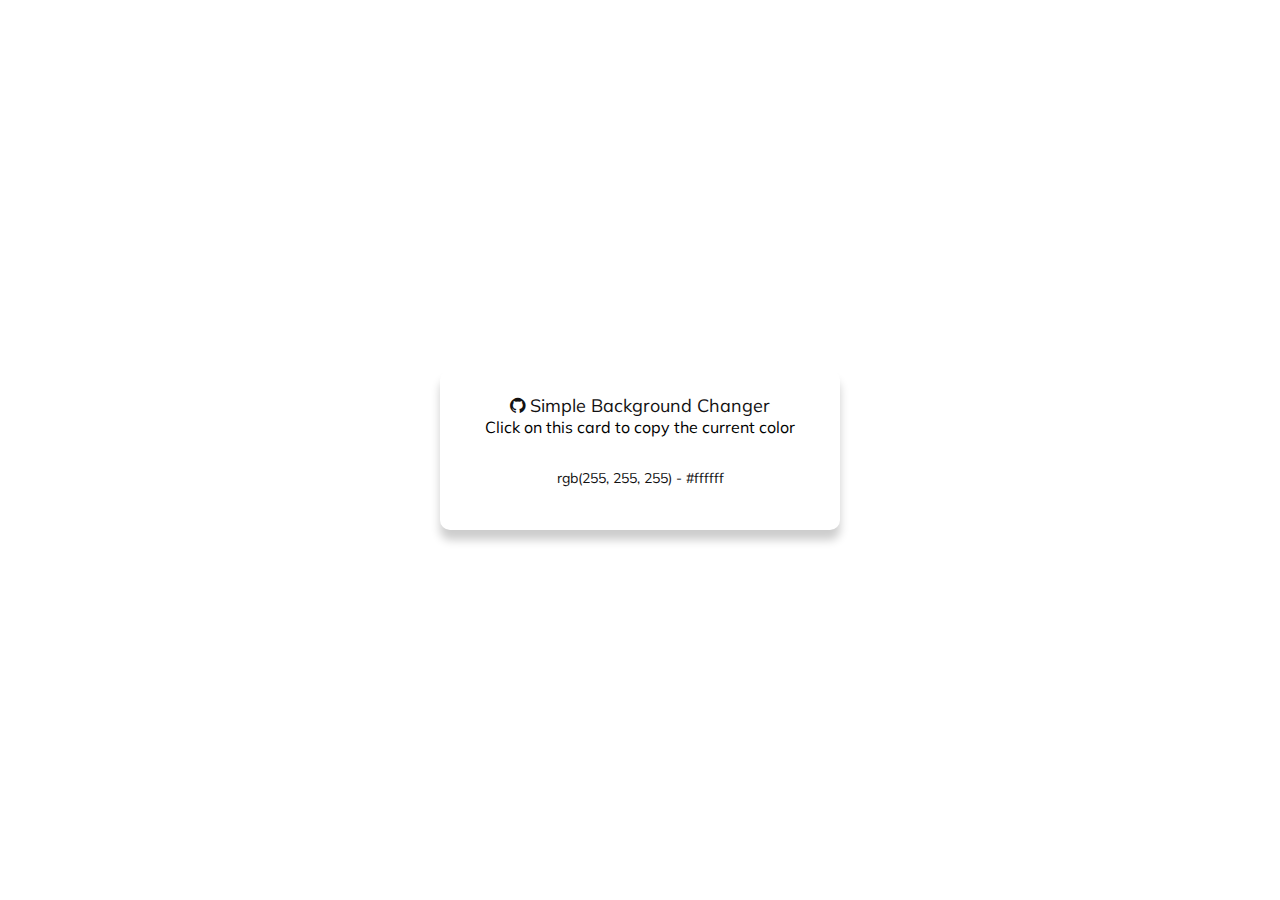
<file: backgroundchanger/index.html>
<!DOCTYPE html>
<html lang="en">
  <head>
    <meta charset="UTF-8" />
    <meta name="viewport" content="width=device-width, initial-scale=1.0" />
    <link rel="stylesheet" href="css/styles.css" />
    <link
      href="https://stackpath.bootstrapcdn.com/font-awesome/4.7.0/css/font-awesome.min.css"
      rel="stylesheet"
      integrity="sha384-wvfXpqpZZVQGK6TAh5PVlGOfQNHSoD2xbE+QkPxCAFlNEevoEH3Sl0sibVcOQVnN"
      crossorigin="anonymous"
    />
    <title>Simple Background Changer</title>
  </head>
  <body>
    <div id="card">
      <span id="title">
        <a
          href="https://github.com/rodrigoftw/onedayprojects"
          alt="Github"
          target="_blank"
        >
          <i class="fa fa-github" aria-hidden="true"></i>
          Simple Background Changer
        </a>
      </span>
      <span id="description">Click on this card to copy the current color</span>
      <span id="text-color">rgb(255, 255, 255) - #ffffff</span>
      <span id="copied">Color copied to clipboard!</span>
    </div>
  </body>
  <script src="js/script.js"></script>
</html>
</file>
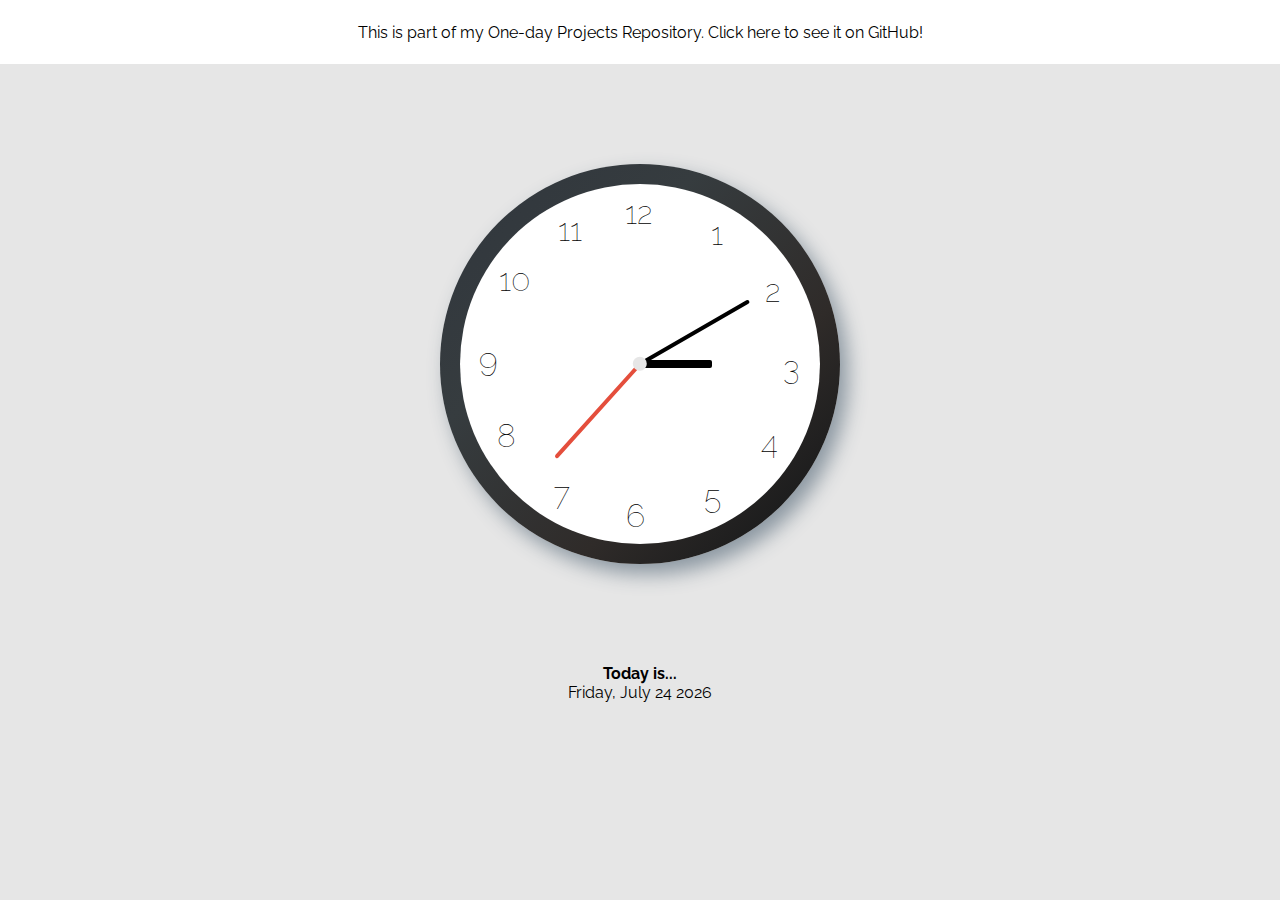
<file: clock/index.html>
<!DOCTYPE html>
<html lang="en">
  <head>
    <meta charset="UTF-8" />
    <meta name="viewport" content="width=device-width, initial-scale=1.0" />
    <link rel="stylesheet" href="css/styles.css" />
    <title>Clock</title>
  </head>
  <body>
    <nav>
      <a
        href="https://github.com/rodrigoftw/onedayprojects"
        alt="Github Repository"
        target="_blank"
      >
        This is part of my One-day Projects Repository. Click here to see it on
        GitHub!
      </a>
    </nav>
    <div class="container">
      <div class="clock-border-wrap">
        <div class="clock">
          <div class="tick hours"></div>
          <div class="tick minutes"></div>
          <div class="tick seconds"></div>
          <div class="center"></div>
          <div class="digit-wrapper">
            <div class="digit"></div>
            <div class="digit"></div>
            <div class="digit"></div>
            <div class="digit"></div>
            <div class="digit"></div>
            <div class="digit"></div>
            <div class="digit"></div>
            <div class="digit"></div>
            <div class="digit"></div>
            <div class="digit"></div>
            <div class="digit"></div>
            <div class="digit"></div>
          </div>
        </div>
      </div>
    </div>
    <div class="date-info"></div>
  </body>
  <script src="js/script.js"></script>
</html>
</file>
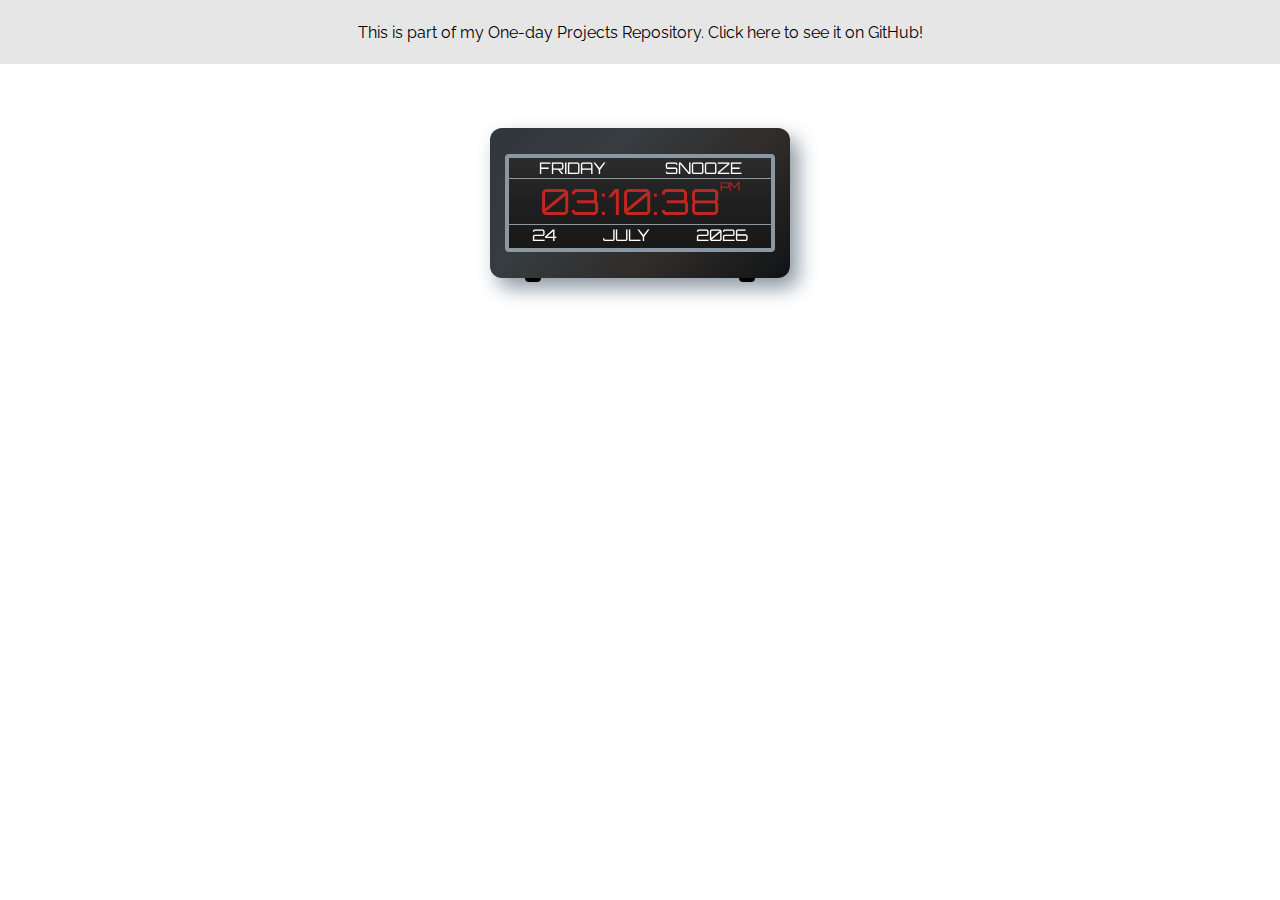
<file: digitalclock/index.html>
<!DOCTYPE html>
<html lang="en">
  <head>
    <meta charset="UTF-8" />
    <meta name="viewport" content="width=device-width, initial-scale=1.0" />
    <link rel="stylesheet" href="css/styles.css" />
    <title>Digital Clock</title>
  </head>
  <body>
    <nav>
      <a
        href="https://github.com/rodrigoftw/onedayprojects"
        alt="Github Repository"
        target="_blank"
      >
        This is part of my One-day Projects Repository. Click here to see it on
        GitHub!
      </a>
    </nav>
    <div class="clock">
      <div class="clock-outer">
        <div class="clock-display">
          <div class="top">
            <span class="weekday"></span>
            <span class="snooze">SNOOZE</span>
          </div>
          <div class="middle">
            <div class="time"></div>
            <div class="am-pm"></div>
          </div>
          <div class="bottom">
            <span class="day"></span>
            <span class="month"></span>
            <span class="year"></span>
          </div>
        </div>
      </div>
      <div class="clock-legs">
        <div class="clock-left-leg"></div>
        <div class="clock-right-leg"></div>
      </div>
    </div>
    <script src="js/script.js"></script>
  </body>
</html>
</file>
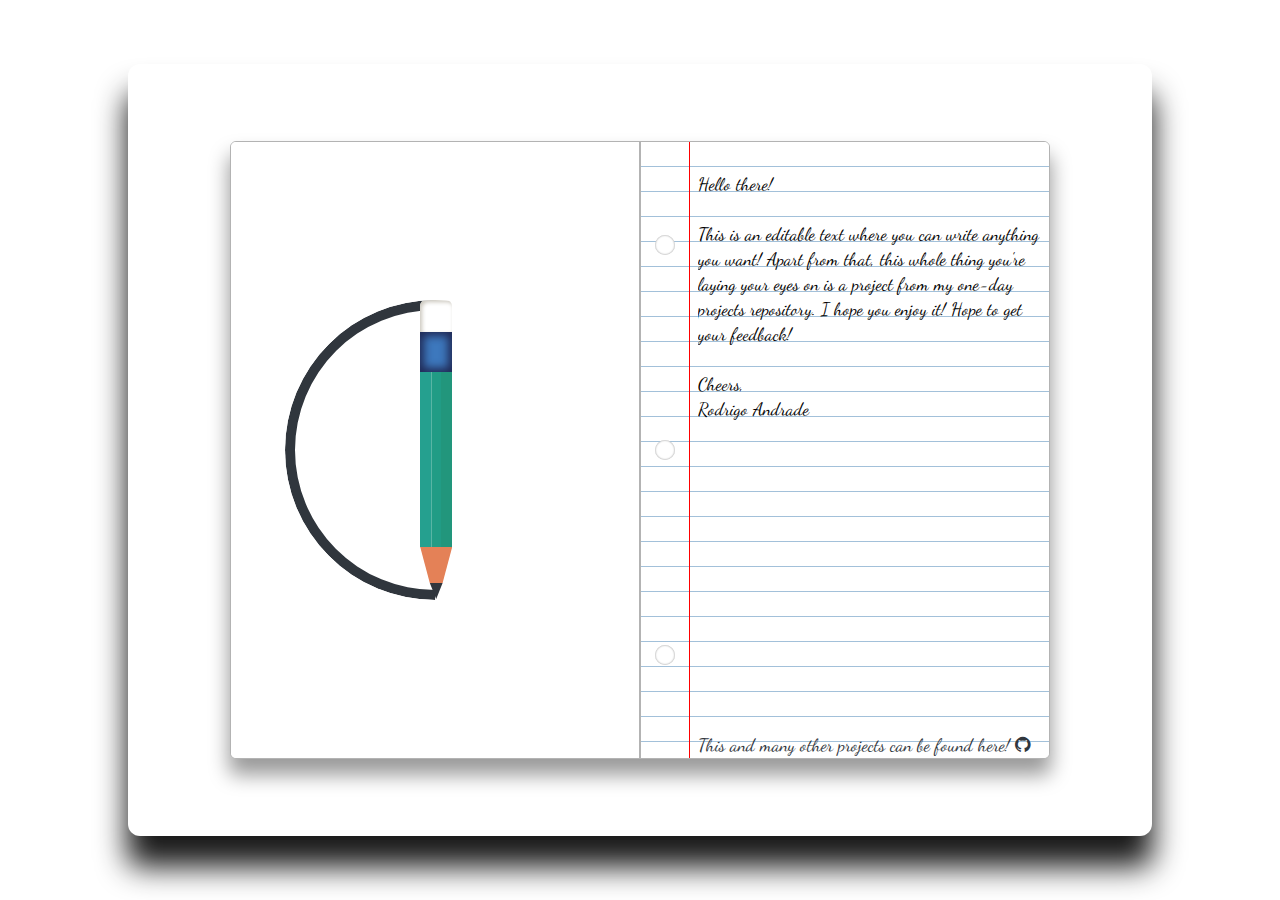
<file: infinitepencilspin/index.html>
<!DOCTYPE html>
<html lang="en">
  <head>
    <meta charset="UTF-8" />
    <meta name="viewport" content="width=device-width, initial-scale=1.0" />
    <link rel="stylesheet" href="css/styles.css" />
    <link
      href="https://stackpath.bootstrapcdn.com/font-awesome/4.7.0/css/font-awesome.min.css"
      rel="stylesheet"
      integrity="sha384-wvfXpqpZZVQGK6TAh5PVlGOfQNHSoD2xbE+QkPxCAFlNEevoEH3Sl0sibVcOQVnN"
      crossorigin="anonymous"
    />
    <title>Infinite Pencil Spin</title>
  </head>
  <body>
    <div class="desk">
      <div class="notebook">
        <div class="blank-page">
          <div class="drawing">
            <div class="trace"></div>
            <div class="pencil">
              <div class="rubber"></div>
              <div class="metal"></div>
              <div class="crayon">
                <div class="crayon-left"></div>
                <div class="crayon-center"></div>
                <div class="crayon-right"></div>
              </div>
              <div class="pencil-top"></div>
              <div class="pencil-tip"></div>
            </div>
          </div>
        </div>
        <div class="paper">
          <div class="holes">
            <div class="hole-top"></div>
            <div class="hole-middle"></div>
            <div class="hole-bottom"></div>
          </div>
          <div class="text-content">
            <div class="text" contenteditable spellcheck="false">
              Hello there!<br /><br />
              This is an editable text where you can write anything you want!
              Apart from that, this whole thing you're laying your eyes on is a
              project from my one-day projects repository. I hope you enjoy it!
              Hope to get your feedback!<br /><br />Cheers,<br />Rodrigo Andrade
            </div>
            <div class="text-bottom">
              <a
                href="https://github.com/rodrigoftw/onedayprojects"
                alt="Github"
                target="_blank"
              >
                This and many other projects can be found here!
                <i class="fa fa-github" aria-hidden="true"></i>
              </a>
            </div>
          </div>
        </div>
      </div>
    </div>
  </body>
</html>
</file>
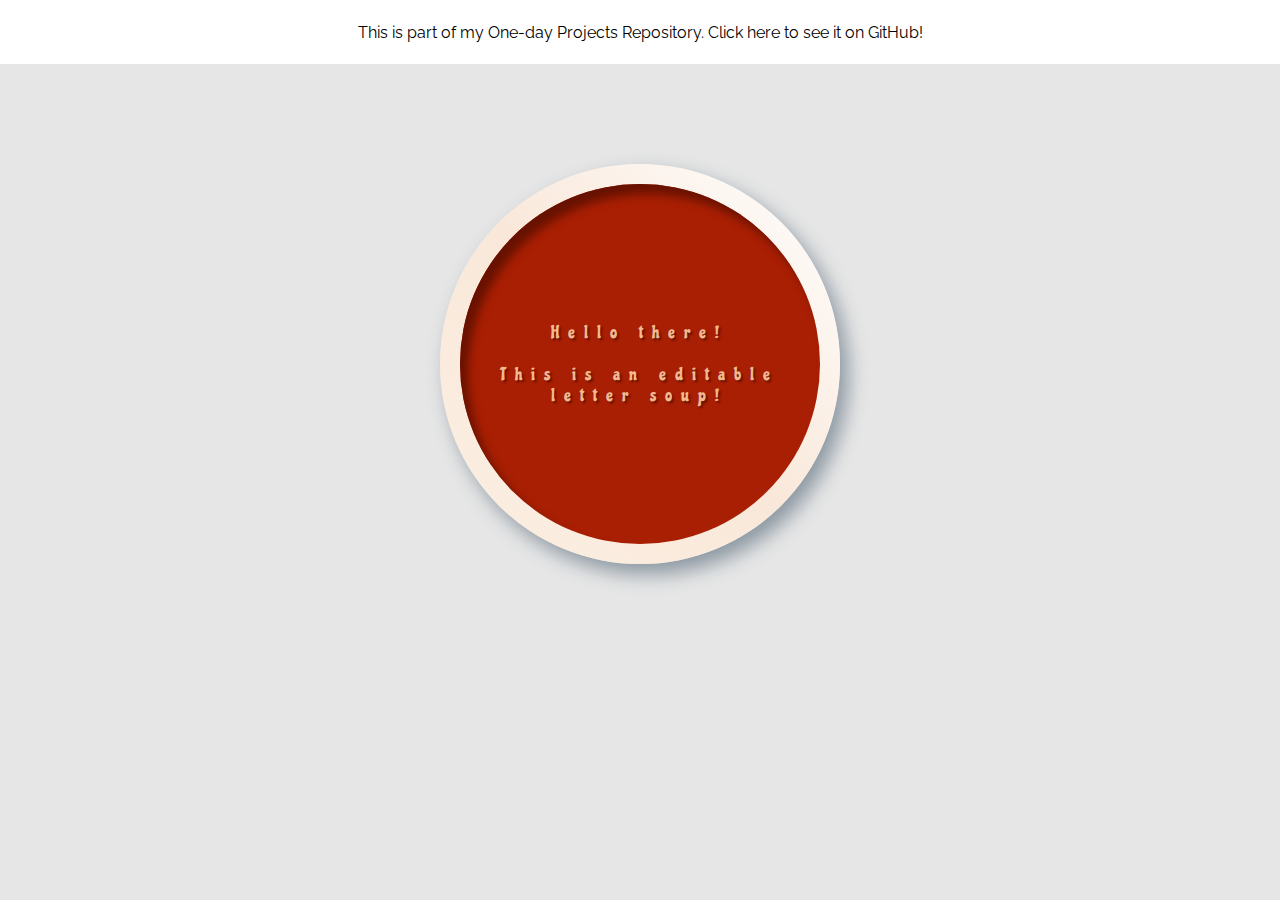
<file: lettersoup/index.html>
<!DOCTYPE html>
<html lang="en">
  <head>
    <meta charset="UTF-8" />
    <meta name="viewport" content="width=device-width, initial-scale=1.0" />
    <link rel="stylesheet" href="css/styles.css" />
    <title>Letter Soup</title>
  </head>
  <body>
    <nav>
      <a
        href="https://github.com/rodrigoftw/onedayprojects"
        alt="Github Repository"
        target="_blank"
      >
        This is part of my One-day Projects Repository. Click here to see it on
        GitHub!
      </a>
    </nav>
    <div class="container">
      <div class="bowl-border-wrap">
        <div class="bowl">
          <div class="text-content">
            <div class="text" contenteditable spellcheck="false">
              Hello there!<br /><br />
              This is an editable letter soup!
            </div>
          </div>
        </div>
      </div>
    </div>
  </body>
</html>
</file>
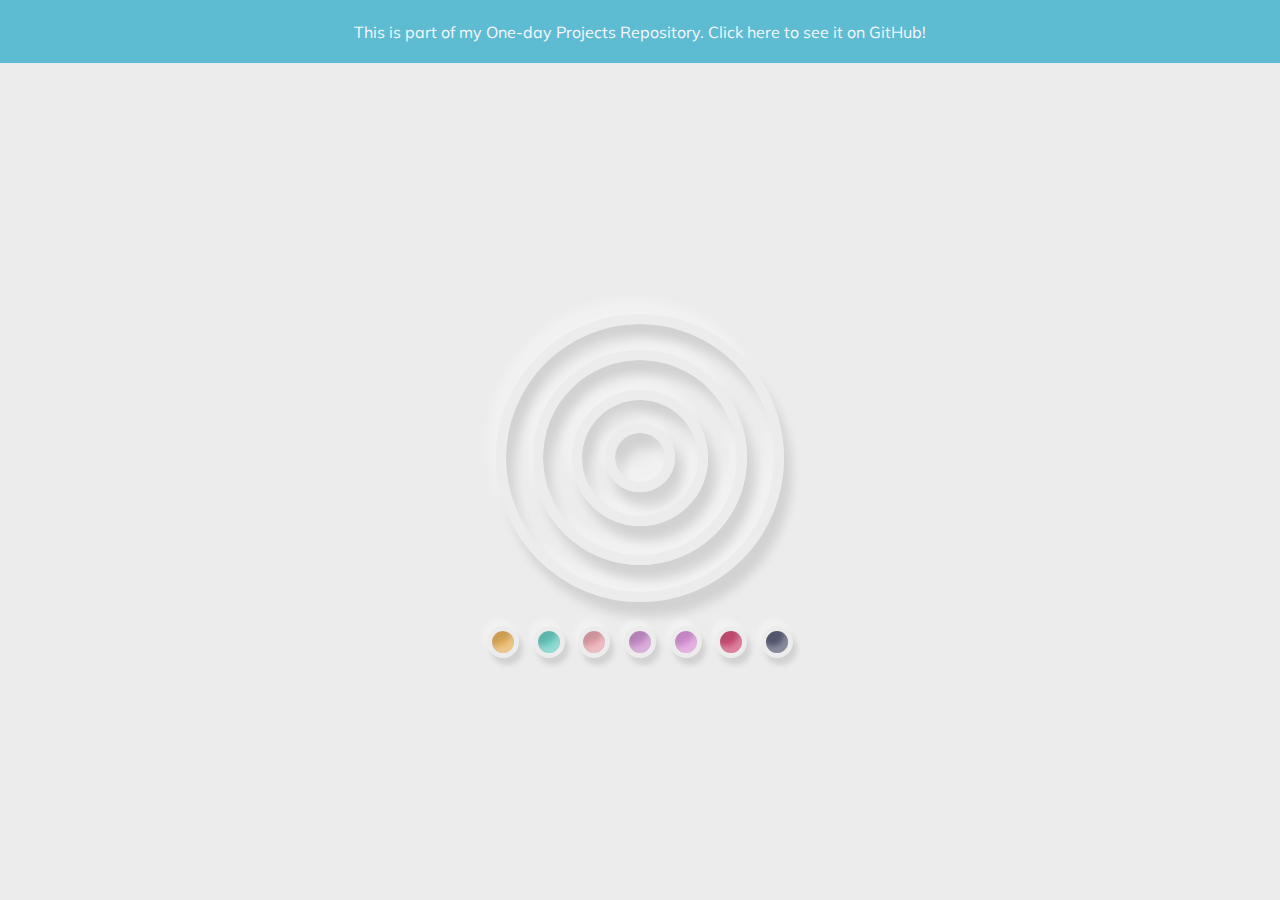
<file: neumorphicloadinganimation/index.html>
<!DOCTYPE html>
<html lang="en">
  <head>
    <meta charset="UTF-8" />
    <meta name="viewport" content="width=device-width, initial-scale=1.0" />
    <link rel="stylesheet" href="css/styles.css" />
    <title>Neumorphic Loading Animation</title>
  </head>
  <body>
    <nav>
      <a
        href="https://github.com/rodrigoftw/onedayprojects"
        alt="Github Repository"
        target="_blank"
      >
        This is part of my One-day Projects Repository. Click here to see it on
        GitHub!
      </a>
    </nav>
    <div class="container">
      <div class="circle-wrapper">
        <div class="circle circle-4">
          <div class="circle circle-3">
            <div class="circle circle-2">
              <div class="circle circle-1"></div>
            </div>
          </div>
        </div>
      </div>
      <div class="buttons">
        <div class="button button-1" onclick="setColor('#e4ad57')"></div>
        <div class="button button-2" onclick="setColor('#65cabf')"></div>
        <div class="button button-3" onclick="setColor('#e4a2a9')"></div>
        <div class="button button-4" onclick="setColor('#c98dcb')"></div>
        <div class="button button-5" onclick="setColor('#d892d5')"></div>
        <div class="button button-6" onclick="setColor('#cd4b73')"></div>
        <div class="button button-7" onclick="setColor('#565973')"></div>
      </div>
    </div>
  </body>
  <script src="js/script.js"></script>
</html>
</file>
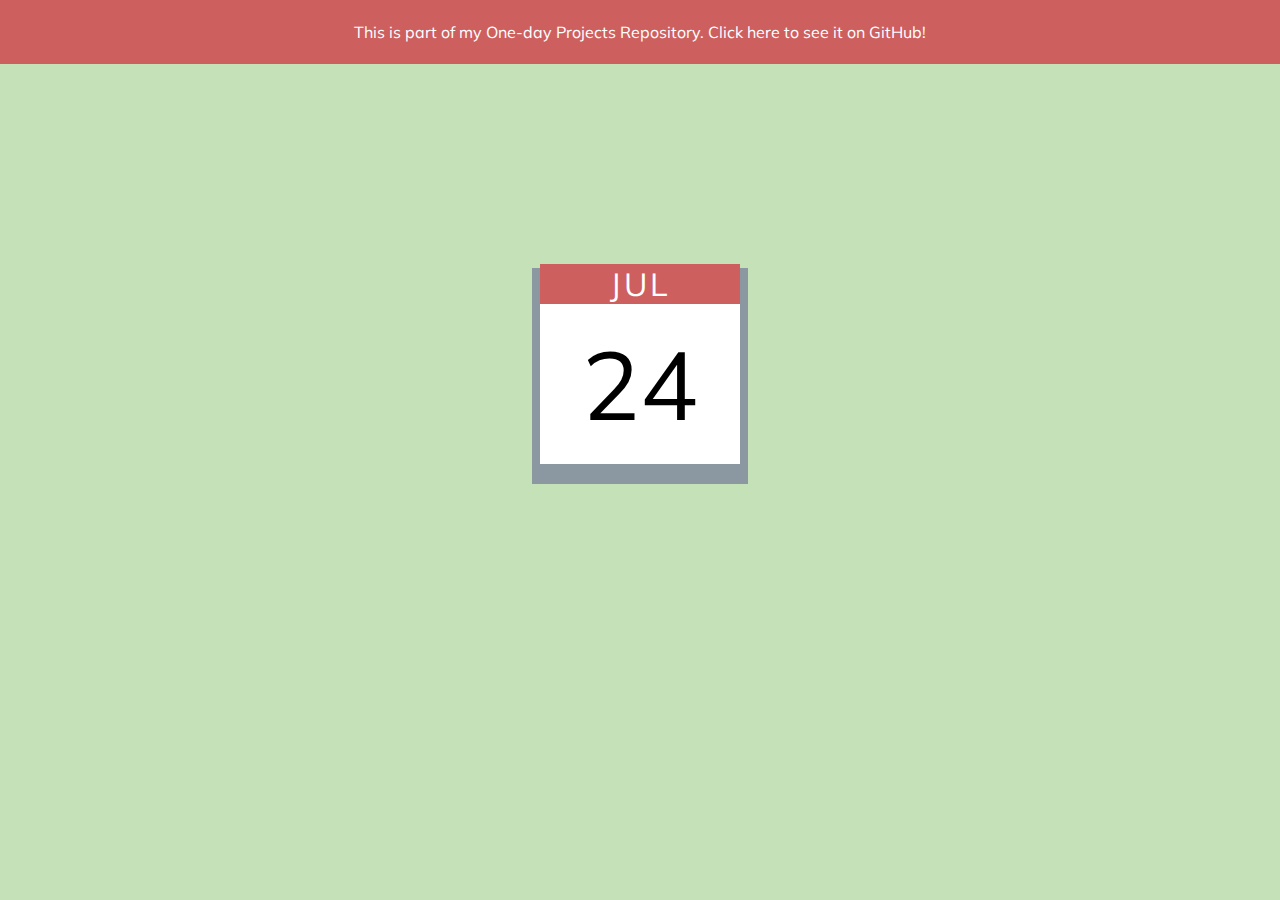
<file: simplecalendar/index.html>
<!DOCTYPE html>
<html lang="en">
  <head>
    <meta charset="UTF-8" />
    <meta name="viewport" content="width=device-width, initial-scale=1.0" />
    <link rel="stylesheet" href="css/styles.css" />
    <title>Simple Calendar</title>
  </head>
  <body>
    <nav>
      <a
        href="https://github.com/rodrigoftw/onedayprojects"
        alt="Github Repository"
        target="_blank"
      >
        This is part of my One-day Projects Repository. Click here to see it on
        GitHub!
      </a>
    </nav>
    <div class="calendar">
      <span id="month"></span>
      <span id="day"></span>
    </div>
  </body>
  <script src="js/script.js"></script>
</html>
</file>
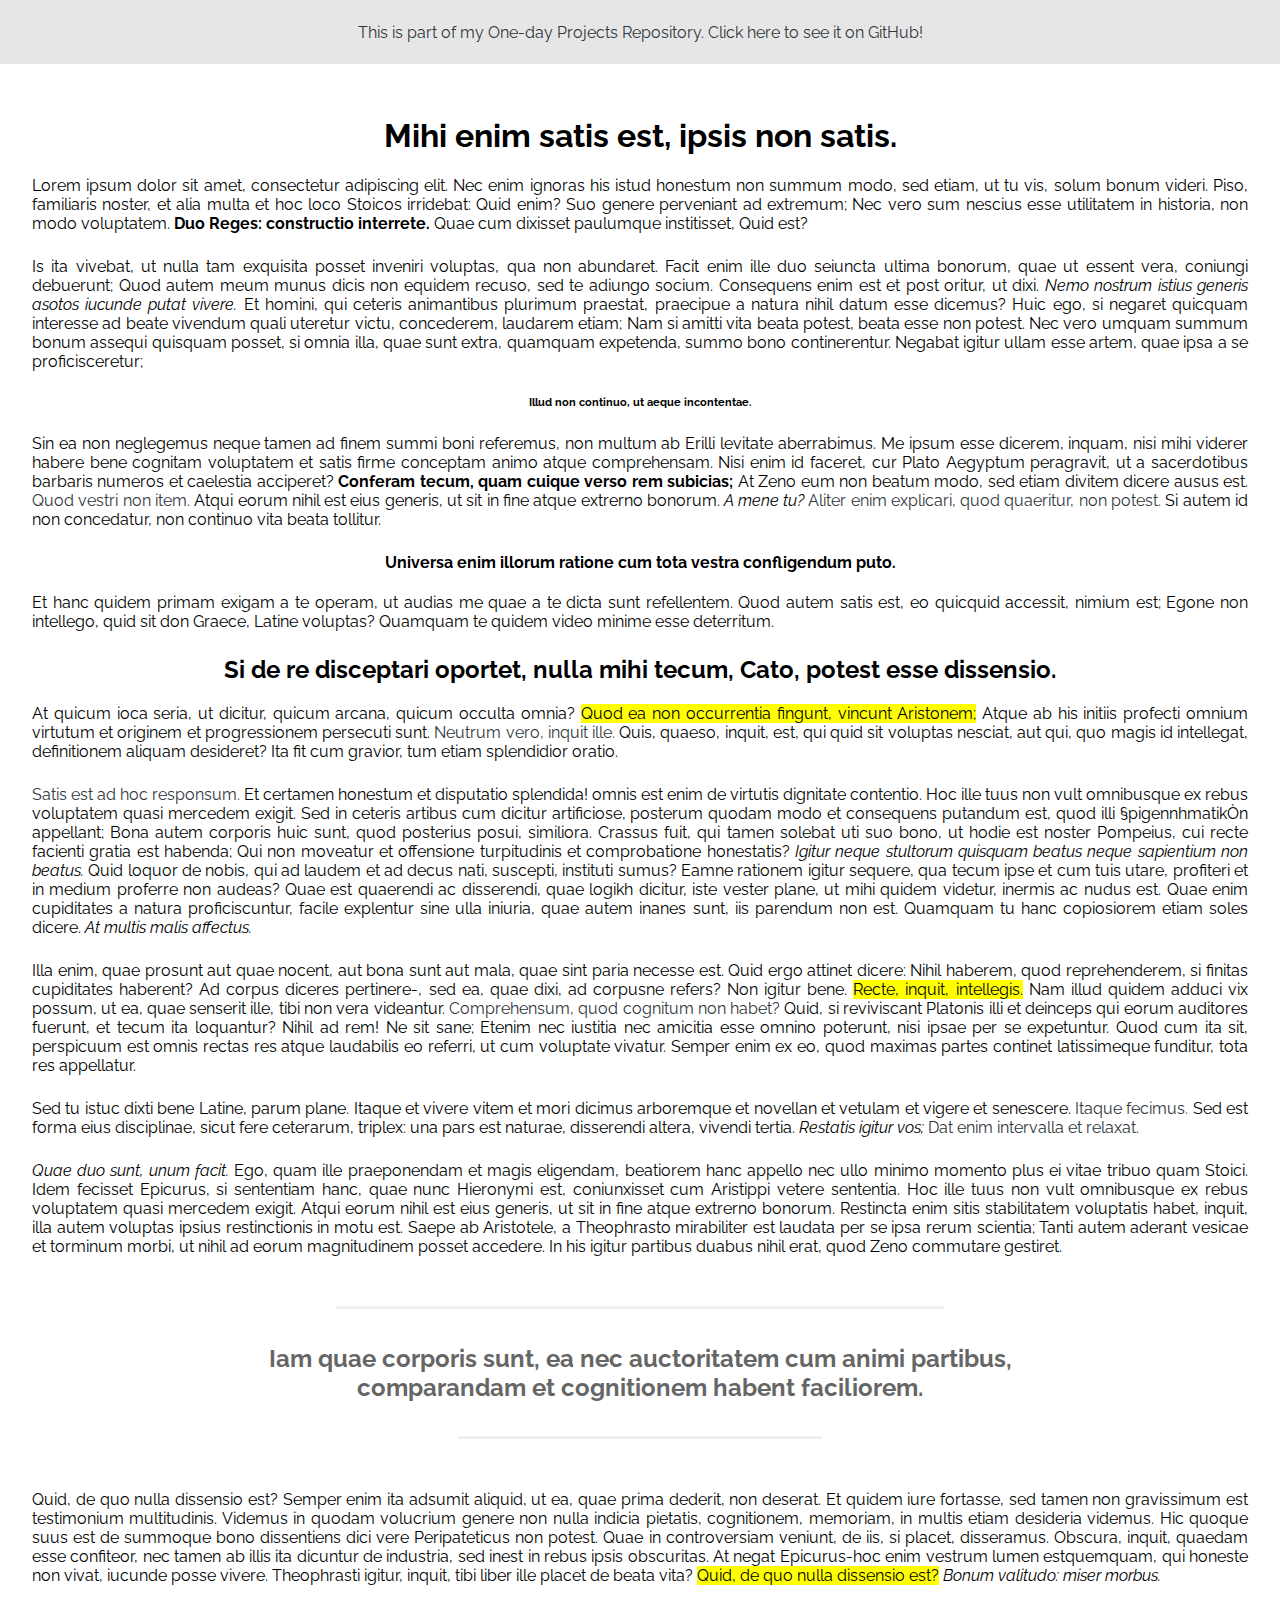
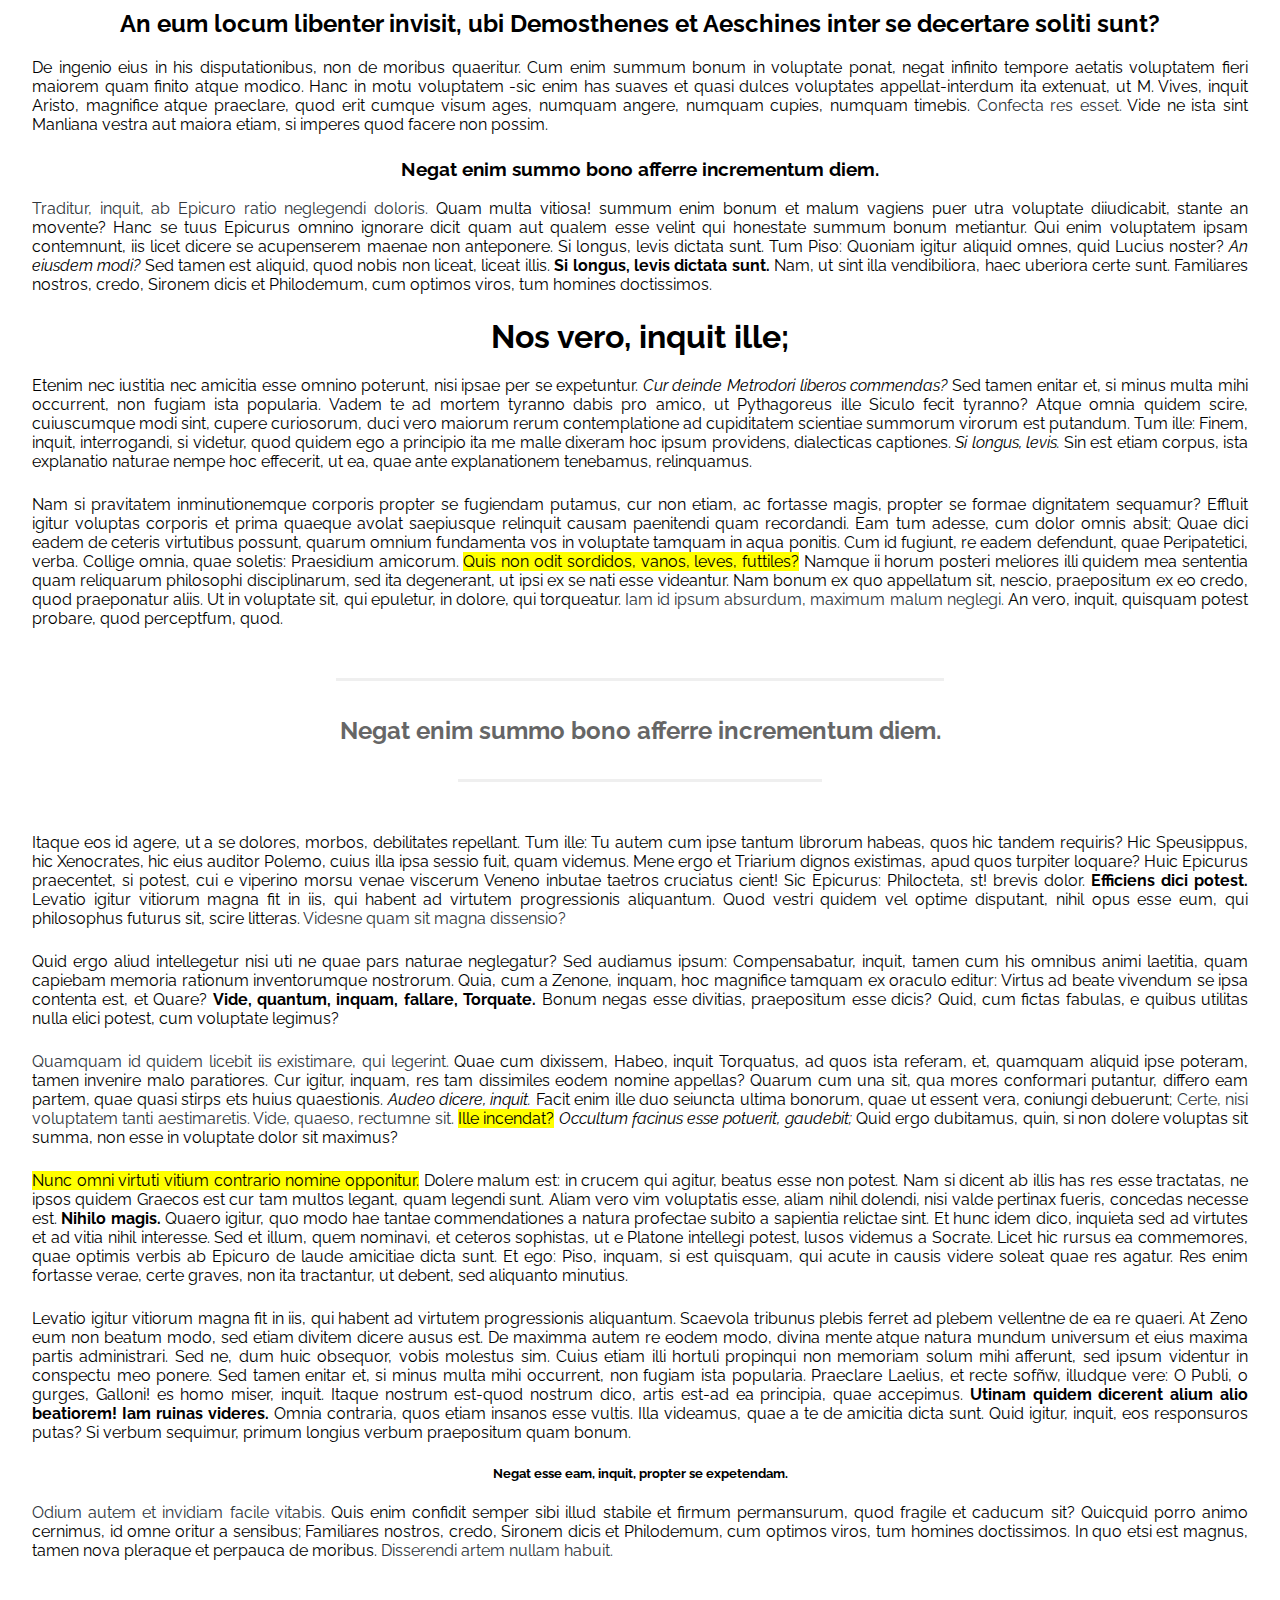
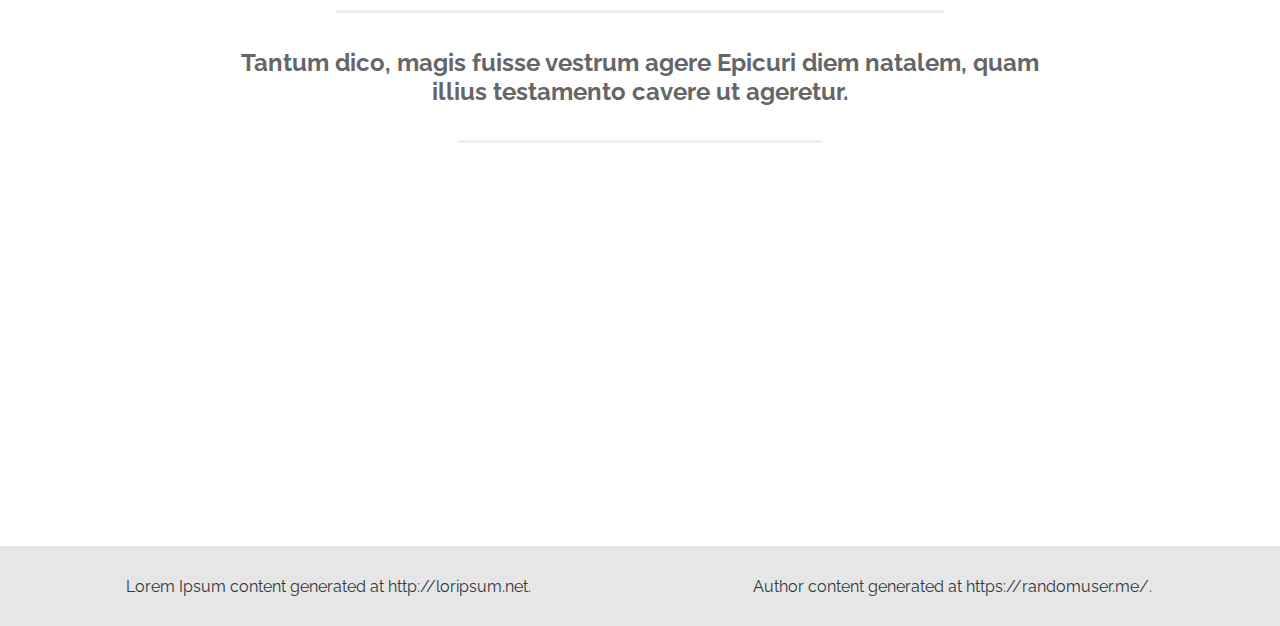
<file: simpleprogressbar/index.html>
<!DOCTYPE html>
<html lang="en">
  <head>
    <meta charset="UTF-8" />
    <meta name="viewport" content="width=device-width, initial-scale=1.0" />
    <link rel="stylesheet" href="css/styles.css" />
    <title>Blog Progress Bar</title>
  </head>
  <body>
    <nav>
      <a
        href="https://github.com/rodrigoftw/onedayprojects"
        alt="Github Repository"
        target="_blank"
      >
        This is part of my One-day Projects Repository. Click here to see it on
        GitHub!
      </a>
    </nav>
    <div class="container-wrapper">
      <div class="container">
        <h1>Mihi enim satis est, ipsis non satis.</h1>

        <p>
          Lorem ipsum dolor sit amet, consectetur adipiscing elit. Nec enim
          ignoras his istud honestum non summum modo, sed etiam, ut tu vis,
          solum bonum videri. Piso, familiaris noster, et alia multa et hoc loco
          Stoicos irridebat: Quid enim? Suo genere perveniant ad extremum; Nec
          vero sum nescius esse utilitatem in historia, non modo voluptatem.
          <b>Duo Reges: constructio interrete.</b> Quae cum dixisset paulumque
          institisset, Quid est?
        </p>

        <p>
          Is ita vivebat, ut nulla tam exquisita posset inveniri voluptas, qua
          non abundaret. Facit enim ille duo seiuncta ultima bonorum, quae ut
          essent vera, coniungi debuerunt; Quod autem meum munus dicis non
          equidem recuso, sed te adiungo socium. Consequens enim est et post
          oritur, ut dixi.
          <i>Nemo nostrum istius generis asotos iucunde putat vivere.</i> Et
          homini, qui ceteris animantibus plurimum praestat, praecipue a natura
          nihil datum esse dicemus? Huic ego, si negaret quicquam interesse ad
          beate vivendum quali uteretur victu, concederem, laudarem etiam; Nam
          si amitti vita beata potest, beata esse non potest. Nec vero umquam
          summum bonum assequi quisquam posset, si omnia illa, quae sunt extra,
          quamquam expetenda, summo bono continerentur. Negabat igitur ullam
          esse artem, quae ipsa a se proficisceretur;
        </p>

        <h6>Illud non continuo, ut aeque incontentae.</h6>

        <p>
          Sin ea non neglegemus neque tamen ad finem summi boni referemus, non
          multum ab Erilli levitate aberrabimus. Me ipsum esse dicerem, inquam,
          nisi mihi viderer habere bene cognitam voluptatem et satis firme
          conceptam animo atque comprehensam. Nisi enim id faceret, cur Plato
          Aegyptum peragravit, ut a sacerdotibus barbaris numeros et caelestia
          acciperet? <b>Conferam tecum, quam cuique verso rem subicias;</b> At
          Zeno eum non beatum modo, sed etiam divitem dicere ausus est.
          <a href="http://loripsum.net/" target="_blank"
            >Quod vestri non item.</a
          >
          Atqui eorum nihil est eius generis, ut sit in fine atque extrerno
          bonorum. <i>A mene tu?</i>
          <a href="http://loripsum.net/" target="_blank"
            >Aliter enim explicari, quod quaeritur, non potest.</a
          >
          Si autem id non concedatur, non continuo vita beata tollitur.
        </p>

        <h4>
          Universa enim illorum ratione cum tota vestra confligendum puto.
        </h4>

        <p>
          Et hanc quidem primam exigam a te operam, ut audias me quae a te dicta
          sunt refellentem. Quod autem satis est, eo quicquid accessit, nimium
          est; Egone non intellego, quid sit don Graece, Latine voluptas?
          Quamquam te quidem video minime esse deterritum.
        </p>

        <h2>
          Si de re disceptari oportet, nulla mihi tecum, Cato, potest esse
          dissensio.
        </h2>

        <p>
          At quicum ioca seria, ut dicitur, quicum arcana, quicum occulta omnia?
          <mark>Quod ea non occurrentia fingunt, vincunt Aristonem;</mark> Atque
          ab his initiis profecti omnium virtutum et originem et progressionem
          persecuti sunt.
          <a href="http://loripsum.net/" target="_blank"
            >Neutrum vero, inquit ille.</a
          >
          Quis, quaeso, inquit, est, qui quid sit voluptas nesciat, aut qui, quo
          magis id intellegat, definitionem aliquam desideret? Ita fit cum
          gravior, tum etiam splendidior oratio.
        </p>

        <p>
          <a href="http://loripsum.net/" target="_blank"
            >Satis est ad hoc responsum.</a
          >
          Et certamen honestum et disputatio splendida! omnis est enim de
          virtutis dignitate contentio. Hoc ille tuus non vult omnibusque ex
          rebus voluptatem quasi mercedem exigit. Sed in ceteris artibus cum
          dicitur artificiose, posterum quodam modo et consequens putandum est,
          quod illi §pigennhmatikÒn appellant; Bona autem corporis huic sunt,
          quod posterius posui, similiora. Crassus fuit, qui tamen solebat uti
          suo bono, ut hodie est noster Pompeius, cui recte facienti gratia est
          habenda; Qui non moveatur et offensione turpitudinis et comprobatione
          honestatis?
          <i
            >Igitur neque stultorum quisquam beatus neque sapientium non
            beatus.</i
          >
          Quid loquor de nobis, qui ad laudem et ad decus nati, suscepti,
          instituti sumus? Eamne rationem igitur sequere, qua tecum ipse et cum
          tuis utare, profiteri et in medium proferre non audeas? Quae est
          quaerendi ac disserendi, quae logikh dicitur, iste vester plane, ut
          mihi quidem videtur, inermis ac nudus est. Quae enim cupiditates a
          natura proficiscuntur, facile explentur sine ulla iniuria, quae autem
          inanes sunt, iis parendum non est. Quamquam tu hanc copiosiorem etiam
          soles dicere. <i>At multis malis affectus.</i>
        </p>

        <p>
          Illa enim, quae prosunt aut quae nocent, aut bona sunt aut mala, quae
          sint paria necesse est. Quid ergo attinet dicere: Nihil haberem, quod
          reprehenderem, si finitas cupiditates haberent? Ad corpus diceres
          pertinere-, sed ea, quae dixi, ad corpusne refers? Non igitur bene.
          <mark>Recte, inquit, intellegis.</mark> Nam illud quidem adduci vix
          possum, ut ea, quae senserit ille, tibi non vera videantur.
          <a href="http://loripsum.net/" target="_blank"
            >Comprehensum, quod cognitum non habet?</a
          >
          Quid, si reviviscant Platonis illi et deinceps qui eorum auditores
          fuerunt, et tecum ita loquantur? Nihil ad rem! Ne sit sane; Etenim nec
          iustitia nec amicitia esse omnino poterunt, nisi ipsae per se
          expetuntur. Quod cum ita sit, perspicuum est omnis rectas res atque
          laudabilis eo referri, ut cum voluptate vivatur. Semper enim ex eo,
          quod maximas partes continet latissimeque funditur, tota res
          appellatur.
        </p>

        <p>
          Sed tu istuc dixti bene Latine, parum plane. Itaque et vivere vitem et
          mori dicimus arboremque et novellan et vetulam et vigere et senescere.
          <a href="http://loripsum.net/" target="_blank">Itaque fecimus.</a> Sed
          est forma eius disciplinae, sicut fere ceterarum, triplex: una pars
          est naturae, disserendi altera, vivendi tertia.
          <i>Restatis igitur vos;</i>
          <a href="http://loripsum.net/" target="_blank"
            >Dat enim intervalla et relaxat.</a
          >
        </p>

        <p>
          <i>Quae duo sunt, unum facit.</i> Ego, quam ille praeponendam et magis
          eligendam, beatiorem hanc appello nec ullo minimo momento plus ei
          vitae tribuo quam Stoici. Idem fecisset Epicurus, si sententiam hanc,
          quae nunc Hieronymi est, coniunxisset cum Aristippi vetere sententia.
          Hoc ille tuus non vult omnibusque ex rebus voluptatem quasi mercedem
          exigit. Atqui eorum nihil est eius generis, ut sit in fine atque
          extrerno bonorum. Restincta enim sitis stabilitatem voluptatis habet,
          inquit, illa autem voluptas ipsius restinctionis in motu est. Saepe ab
          Aristotele, a Theophrasto mirabiliter est laudata per se ipsa rerum
          scientia; Tanti autem aderant vesicae et torminum morbi, ut nihil ad
          eorum magnitudinem posset accedere. In his igitur partibus duabus
          nihil erat, quod Zeno commutare gestiret.
        </p>

        <blockquote cite="http://loripsum.net">
          Iam quae corporis sunt, ea nec auctoritatem cum animi partibus,
          comparandam et cognitionem habent faciliorem.
        </blockquote>

        <p>
          Quid, de quo nulla dissensio est? Semper enim ita adsumit aliquid, ut
          ea, quae prima dederit, non deserat. Et quidem iure fortasse, sed
          tamen non gravissimum est testimonium multitudinis. Videmus in quodam
          volucrium genere non nulla indicia pietatis, cognitionem, memoriam, in
          multis etiam desideria videmus. Hic quoque suus est de summoque bono
          dissentiens dici vere Peripateticus non potest. Quae in controversiam
          veniunt, de iis, si placet, disseramus. Obscura, inquit, quaedam esse
          confiteor, nec tamen ab illis ita dicuntur de industria, sed inest in
          rebus ipsis obscuritas. At negat Epicurus-hoc enim vestrum lumen
          estquemquam, qui honeste non vivat, iucunde posse vivere. Theophrasti
          igitur, inquit, tibi liber ille placet de beata vita?
          <mark>Quid, de quo nulla dissensio est?</mark>
          <i>Bonum valitudo: miser morbus.</i>
        </p>

        <h2>
          An eum locum libenter invisit, ubi Demosthenes et Aeschines inter se
          decertare soliti sunt?
        </h2>

        <p>
          De ingenio eius in his disputationibus, non de moribus quaeritur. Cum
          enim summum bonum in voluptate ponat, negat infinito tempore aetatis
          voluptatem fieri maiorem quam finito atque modico. Hanc in motu
          voluptatem -sic enim has suaves et quasi dulces voluptates
          appellat-interdum ita extenuat, ut M. Vives, inquit Aristo, magnifice
          atque praeclare, quod erit cumque visum ages, numquam angere, numquam
          cupies, numquam timebis.
          <a href="http://loripsum.net/" target="_blank">Confecta res esset.</a>
          Vide ne ista sint Manliana vestra aut maiora etiam, si imperes quod
          facere non possim.
        </p>

        <h3>Negat enim summo bono afferre incrementum diem.</h3>

        <p>
          <a href="http://loripsum.net/" target="_blank"
            >Traditur, inquit, ab Epicuro ratio neglegendi doloris.</a
          >
          Quam multa vitiosa! summum enim bonum et malum vagiens puer utra
          voluptate diiudicabit, stante an movente? Hanc se tuus Epicurus omnino
          ignorare dicit quam aut qualem esse velint qui honestate summum bonum
          metiantur. Qui enim voluptatem ipsam contemnunt, iis licet dicere se
          acupenserem maenae non anteponere. Si longus, levis dictata sunt. Tum
          Piso: Quoniam igitur aliquid omnes, quid Lucius noster?
          <i>An eiusdem modi?</i> Sed tamen est aliquid, quod nobis non liceat,
          liceat illis. <b>Si longus, levis dictata sunt.</b> Nam, ut sint illa
          vendibiliora, haec uberiora certe sunt. Familiares nostros, credo,
          Sironem dicis et Philodemum, cum optimos viros, tum homines
          doctissimos.
        </p>

        <h1>Nos vero, inquit ille;</h1>

        <p>
          Etenim nec iustitia nec amicitia esse omnino poterunt, nisi ipsae per
          se expetuntur. <i>Cur deinde Metrodori liberos commendas?</i> Sed
          tamen enitar et, si minus multa mihi occurrent, non fugiam ista
          popularia. Vadem te ad mortem tyranno dabis pro amico, ut Pythagoreus
          ille Siculo fecit tyranno? Atque omnia quidem scire, cuiuscumque modi
          sint, cupere curiosorum, duci vero maiorum rerum contemplatione ad
          cupiditatem scientiae summorum virorum est putandum. Tum ille: Finem,
          inquit, interrogandi, si videtur, quod quidem ego a principio ita me
          malle dixeram hoc ipsum providens, dialecticas captiones.
          <i>Si longus, levis.</i> Sin est etiam corpus, ista explanatio naturae
          nempe hoc effecerit, ut ea, quae ante explanationem tenebamus,
          relinquamus.
        </p>

        <p>
          Nam si pravitatem inminutionemque corporis propter se fugiendam
          putamus, cur non etiam, ac fortasse magis, propter se formae
          dignitatem sequamur? Effluit igitur voluptas corporis et prima quaeque
          avolat saepiusque relinquit causam paenitendi quam recordandi. Eam tum
          adesse, cum dolor omnis absit; Quae dici eadem de ceteris virtutibus
          possunt, quarum omnium fundamenta vos in voluptate tamquam in aqua
          ponitis. Cum id fugiunt, re eadem defendunt, quae Peripatetici, verba.
          Collige omnia, quae soletis: Praesidium amicorum.
          <mark>Quis non odit sordidos, vanos, leves, futtiles?</mark> Namque ii
          horum posteri meliores illi quidem mea sententia quam reliquarum
          philosophi disciplinarum, sed ita degenerant, ut ipsi ex se nati esse
          videantur. Nam bonum ex quo appellatum sit, nescio, praepositum ex eo
          credo, quod praeponatur aliis. Ut in voluptate sit, qui epuletur, in
          dolore, qui torqueatur.
          <a href="http://loripsum.net/" target="_blank"
            >Iam id ipsum absurdum, maximum malum neglegi.</a
          >
          An vero, inquit, quisquam potest probare, quod perceptfum, quod.
        </p>

        <blockquote cite="http://loripsum.net">
          Negat enim summo bono afferre incrementum diem.
        </blockquote>

        <p>
          Itaque eos id agere, ut a se dolores, morbos, debilitates repellant.
          Tum ille: Tu autem cum ipse tantum librorum habeas, quos hic tandem
          requiris? Hic Speusippus, hic Xenocrates, hic eius auditor Polemo,
          cuius illa ipsa sessio fuit, quam videmus. Mene ergo et Triarium
          dignos existimas, apud quos turpiter loquare? Huic Epicurus
          praecentet, si potest, cui e viperino morsu venae viscerum Veneno
          inbutae taetros cruciatus cient! Sic Epicurus: Philocteta, st! brevis
          dolor.
          <b>Efficiens dici potest.</b> Levatio igitur vitiorum magna fit in
          iis, qui habent ad virtutem progressionis aliquantum. Quod vestri
          quidem vel optime disputant, nihil opus esse eum, qui philosophus
          futurus sit, scire litteras.
          <a href="http://loripsum.net/" target="_blank"
            >Videsne quam sit magna dissensio?</a
          >
        </p>

        <p>
          Quid ergo aliud intellegetur nisi uti ne quae pars naturae neglegatur?
          Sed audiamus ipsum: Compensabatur, inquit, tamen cum his omnibus animi
          laetitia, quam capiebam memoria rationum inventorumque nostrorum.
          Quia, cum a Zenone, inquam, hoc magnifice tamquam ex oraculo editur:
          Virtus ad beate vivendum se ipsa contenta est, et Quare?
          <b>Vide, quantum, inquam, fallare, Torquate.</b> Bonum negas esse
          divitias, praeposìtum esse dicis? Quid, cum fictas fabulas, e quibus
          utilitas nulla elici potest, cum voluptate legimus?
        </p>

        <p>
          <a href="http://loripsum.net/" target="_blank"
            >Quamquam id quidem licebit iis existimare, qui legerint.</a
          >
          Quae cum dixissem, Habeo, inquit Torquatus, ad quos ista referam, et,
          quamquam aliquid ipse poteram, tamen invenire malo paratiores. Cur
          igitur, inquam, res tam dissimiles eodem nomine appellas? Quarum cum
          una sit, qua mores conformari putantur, differo eam partem, quae quasi
          stirps ets huius quaestionis. <i>Audeo dicere, inquit.</i> Facit enim
          ille duo seiuncta ultima bonorum, quae ut essent vera, coniungi
          debuerunt;
          <a href="http://loripsum.net/" target="_blank"
            >Certe, nisi voluptatem tanti aestimaretis.</a
          >
          <a href="http://loripsum.net/" target="_blank"
            >Vide, quaeso, rectumne sit.</a
          >
          <mark>Ille incendat?</mark>
          <i>Occultum facinus esse potuerit, gaudebit;</i> Quid ergo dubitamus,
          quin, si non dolere voluptas sit summa, non esse in voluptate dolor
          sit maximus?
        </p>

        <p>
          <mark>Nunc omni virtuti vitium contrario nomine opponitur.</mark>
          Dolere malum est: in crucem qui agitur, beatus esse non potest. Nam si
          dicent ab illis has res esse tractatas, ne ipsos quidem Graecos est
          cur tam multos legant, quam legendi sunt. Aliam vero vim voluptatis
          esse, aliam nihil dolendi, nisi valde pertinax fueris, concedas
          necesse est. <b>Nihilo magis.</b> Quaero igitur, quo modo hae tantae
          commendationes a natura profectae subito a sapientia relictae sint. Et
          hunc idem dico, inquieta sed ad virtutes et ad vitia nihil interesse.
          Sed et illum, quem nominavi, et ceteros sophistas, ut e Platone
          intellegi potest, lusos videmus a Socrate. Licet hic rursus ea
          commemores, quae optimis verbis ab Epicuro de laude amicitiae dicta
          sunt. Et ego: Piso, inquam, si est quisquam, qui acute in causis
          videre soleat quae res agatur. Res enim fortasse verae, certe graves,
          non ita tractantur, ut debent, sed aliquanto minutius.
        </p>

        <p>
          Levatio igitur vitiorum magna fit in iis, qui habent ad virtutem
          progressionis aliquantum. Scaevola tribunus plebis ferret ad plebem
          vellentne de ea re quaeri. At Zeno eum non beatum modo, sed etiam
          divitem dicere ausus est. De maximma autem re eodem modo, divina mente
          atque natura mundum universum et eius maxima partis administrari. Sed
          ne, dum huic obsequor, vobis molestus sim. Cuius etiam illi hortuli
          propinqui non memoriam solum mihi afferunt, sed ipsum videntur in
          conspectu meo ponere. Sed tamen enitar et, si minus multa mihi
          occurrent, non fugiam ista popularia. Praeclare Laelius, et recte
          sofñw, illudque vere: O Publi, o gurges, Galloni! es homo miser,
          inquit. Itaque nostrum est-quod nostrum dico, artis est-ad ea
          principia, quae accepimus.
          <b
            >Utinam quidem dicerent alium alio beatiorem! Iam ruinas videres.</b
          >
          Omnia contraria, quos etiam insanos esse vultis. Illa videamus, quae a
          te de amicitia dicta sunt. Quid igitur, inquit, eos responsuros putas?
          Si verbum sequimur, primum longius verbum praepositum quam bonum.
        </p>

        <h5>Negat esse eam, inquit, propter se expetendam.</h5>

        <p>
          <a href="http://loripsum.net/" target="_blank"
            >Odium autem et invidiam facile vitabis.</a
          >
          Quis enim confidit semper sibi illud stabile et firmum permansurum,
          quod fragile et caducum sit? Quicquid porro animo cernimus, id omne
          oritur a sensibus; Familiares nostros, credo, Sironem dicis et
          Philodemum, cum optimos viros, tum homines doctissimos. In quo etsi
          est magnus, tamen nova pleraque et perpauca de moribus.
          <a href="http://loripsum.net/" target="_blank"
            >Disserendi artem nullam habuit.</a
          >
        </p>

        <blockquote cite="http://loripsum.net">
          Tantum dico, magis fuisse vestrum agere Epicuri diem natalem, quam
          illius testamento cavere ut ageretur.
        </blockquote>
      </div>
      <div class="post-credits"></div>
    </div>
    <footer>
      <a
        href="http://loripsum.net"
        alt="Content generated by http://loripsum.net"
        target="_blank"
      >
        Lorem Ipsum content generated at http://loripsum.net.
      </a>
      <a
        href="https://randomuser.me/"
        alt="Author content generated by https://randomuser.me/"
        target="_blank"
      >
        Author content generated at https://randomuser.me/.
      </a>
    </footer>
    <script src="js/script.js"></script>
  </body>
</html>
</file>
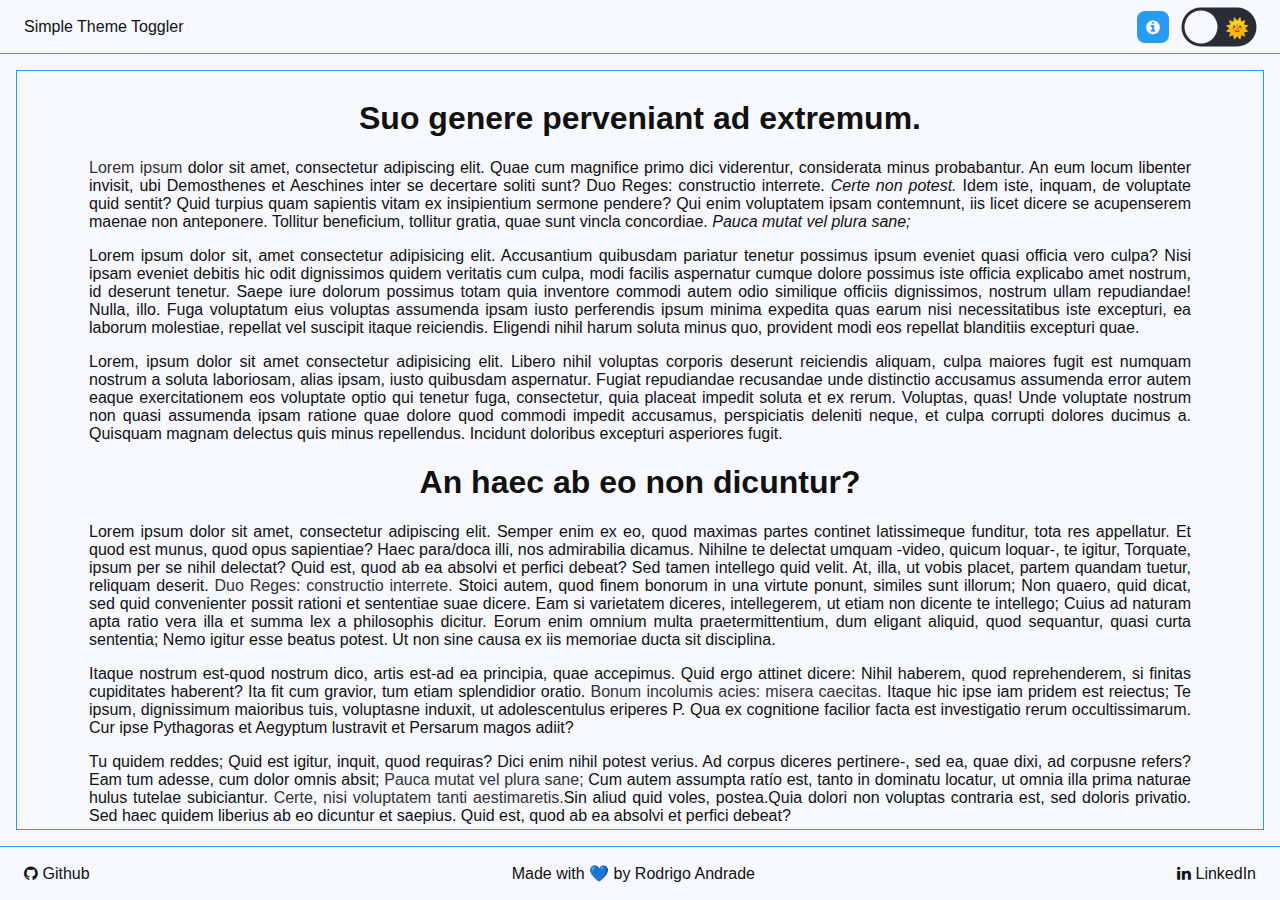
<file: themetoggler/index.html>
<!DOCTYPE html>
<html lang="en">
  <head>
    <meta charset="UTF-8" />
    <meta name="viewport" content="width=device-width, initial-scale=1.0" />
    <link rel="stylesheet" href="css/styles.css" />
    <link
      href="https://stackpath.bootstrapcdn.com/font-awesome/4.7.0/css/font-awesome.min.css"
      rel="stylesheet"
      integrity="sha384-wvfXpqpZZVQGK6TAh5PVlGOfQNHSoD2xbE+QkPxCAFlNEevoEH3Sl0sibVcOQVnN"
      crossorigin="anonymous"
    />
    <link
      rel="icon"
      data-emoji="🌞"
      type="image/png"
      href="data:image/svg+xml,<svg xmlns=%22http://www.w3.org/2000/svg%22 viewBox=%220 0 100 100%22><text y=%22.9em%22 font-size=%2290%22>🌞</text></svg>"
    />
    <title>Simple Theme Toggler</title>
  </head>
  <body>
    <div class="wrapper">
      <header class="header" role="banner">
        <span>Simple Theme Toggler</span>
        <div class="buttons">
          <div class="tooltip">
            <i class="fa fa-info-circle" aria-hidden="true"></i>
            <span class="tooltip-text">
              The colors of this tooltip can change depending on the theme you
              selected. There are hidden links below, only highlighted by the
              dark theme.
            </span>
          </div>
          <div class="control">
            <input type="checkbox" class="checkbox" id="toggler" />
            <label class="label" for="toggler">
              <span class="moon">🌚</span>
              <span class="sun">🌞</span>
              <div class="ball"></div>
            </label>
          </div>
        </div>
      </header>
      <div class="content">
        <h1>Suo genere perveniant ad extremum.</h1>

        <p>
          <a href="http://loripsum.net/" target="_blank">Lorem ipsum</a> dolor
          sit amet, consectetur adipiscing elit. Quae cum magnifice primo dici
          viderentur, considerata minus probabantur. An eum locum libenter
          invisit, ubi Demosthenes et Aeschines inter se decertare soliti sunt?
          Duo Reges: constructio interrete. <i>Certe non potest.</i> Idem iste,
          inquam, de voluptate quid sentit? Quid turpius quam sapientis vitam ex
          insipientium sermone pendere? Qui enim voluptatem ipsam contemnunt,
          iis licet dicere se acupenserem maenae non anteponere. Tollitur
          beneficium, tollitur gratia, quae sunt vincla concordiae.
          <i>Pauca mutat vel plura sane;</i>
        </p>

        <p>
          Lorem ipsum dolor sit, amet consectetur adipisicing elit. Accusantium
          quibusdam pariatur tenetur possimus ipsum eveniet quasi officia vero
          culpa? Nisi ipsam eveniet debitis hic odit dignissimos quidem
          veritatis cum culpa, modi facilis aspernatur cumque dolore possimus
          iste officia explicabo amet nostrum, id deserunt tenetur. Saepe iure
          dolorum possimus totam quia inventore commodi autem odio similique
          officiis dignissimos, nostrum ullam repudiandae! Nulla, illo. Fuga
          voluptatum eius voluptas assumenda ipsam iusto perferendis ipsum
          minima expedita quas earum nisi necessitatibus iste excepturi, ea
          laborum molestiae, repellat vel suscipit itaque reiciendis. Eligendi
          nihil harum soluta minus quo, provident modi eos repellat blanditiis
          excepturi quae.
        </p>

        <p>
          Lorem, ipsum dolor sit amet consectetur adipisicing elit. Libero nihil
          voluptas corporis deserunt reiciendis aliquam, culpa maiores fugit est
          numquam nostrum a soluta laboriosam, alias ipsam, iusto quibusdam
          aspernatur. Fugiat repudiandae recusandae unde distinctio accusamus
          assumenda error autem eaque exercitationem eos voluptate optio qui
          tenetur fuga, consectetur, quia placeat impedit soluta et ex rerum.
          Voluptas, quas! Unde voluptate nostrum non quasi assumenda ipsam
          ratione quae dolore quod commodi impedit accusamus, perspiciatis
          deleniti neque, et culpa corrupti dolores ducimus a. Quisquam magnam
          delectus quis minus repellendus. Incidunt doloribus excepturi
          asperiores fugit.
        </p>
        <h1>An haec ab eo non dicuntur?</h1>

        <p>
          Lorem ipsum dolor sit amet, consectetur adipiscing elit. Semper enim
          ex eo, quod maximas partes continet latissimeque funditur, tota res
          appellatur. Et quod est munus, quod opus sapientiae? Haec para/doca
          illi, nos admirabilia dicamus. Nihilne te delectat umquam -video,
          quicum loquar-, te igitur, Torquate, ipsum per se nihil delectat? Quid
          est, quod ab ea absolvi et perfici debeat? Sed tamen intellego quid
          velit. At, illa, ut vobis placet, partem quandam tuetur, reliquam
          deserit.
          <a href="http://loripsum.net/" target="_blank"
            >Duo Reges: constructio interrete.</a
          >
          Stoici autem, quod finem bonorum in una virtute ponunt, similes sunt
          illorum; Non quaero, quid dicat, sed quid convenienter possit rationi
          et sententiae suae dicere. Eam si varietatem diceres, intellegerem, ut
          etiam non dicente te intellego; Cuius ad naturam apta ratio vera illa
          et summa lex a philosophis dicitur. Eorum enim omnium multa
          praetermittentium, dum eligant aliquid, quod sequantur, quasi curta
          sententia; Nemo igitur esse beatus potest. Ut non sine causa ex iis
          memoriae ducta sit disciplina.
        </p>

        <p>
          Itaque nostrum est-quod nostrum dico, artis est-ad ea principia, quae
          accepimus. Quid ergo attinet dicere: Nihil haberem, quod
          reprehenderem, si finitas cupiditates haberent? Ita fit cum gravior,
          tum etiam splendidior oratio.
          <a href="http://loripsum.net/" target="_blank"
            >Bonum incolumis acies: misera caecitas.</a
          >
          Itaque hic ipse iam pridem est reiectus; Te ipsum, dignissimum
          maioribus tuis, voluptasne induxit, ut adolescentulus eriperes P. Qua
          ex cognitione facilior facta est investigatio rerum occultissimarum.
          Cur ipse Pythagoras et Aegyptum lustravit et Persarum magos adiit?
        </p>

        <p>
          Tu quidem reddes; Quid est igitur, inquit, quod requiras? Dici enim
          nihil potest verius. Ad corpus diceres pertinere-, sed ea, quae dixi,
          ad corpusne refers? Eam tum adesse, cum dolor omnis absit;
          <a href="http://loripsum.net/" target="_blank"
            >Pauca mutat vel plura sane;</a
          >
          Cum autem assumpta ratío est, tanto in dominatu locatur, ut omnia illa
          prima naturae hulus tutelae subiciantur.
          <a href="http://loripsum.net/" target="_blank"
            >Certe, nisi voluptatem tanti aestimaretis.</a
          >Sin aliud quid voles, postea.Quia dolori non voluptas contraria est,
          sed doloris privatio. Sed haec quidem liberius ab eo dicuntur et
          saepius. Quid est, quod ab ea absolvi et perfici debeat?
        </p>
      </div>
      <footer class="footer" role="banner">
        <span>
          <a href="http://github.com/rodrigoftw" alt="Github" target="_blank">
            <i class="fa fa-github" aria-hidden="true"></i>
            Github
          </a>
        </span>
        <span class="center">
          Made with <span id="heart">💙</span> by Rodrigo Andrade
        </span>
        <span>
          <a
            href="https://www.linkedin.com/in/rodrigoandrade93/"
            alt="LinkedIn"
            target="_blank"
          >
            <i class="fa fa-linkedin" aria-hidden="true"></i>
            LinkedIn
          </a>
        </span>
      </footer>
    </div>
  </body>
  <script src="js/script.js"></script>
</html>
</file>
<file: backgroundchanger/css/styles.css>
@import url("https://fonts.googleapis.com/css?family=Muli&display=swap");

:root {
  --space-smallest: 1px;
  --space-xxs: 4px;
  --space-xs: 8px;
  --space-sm: 16px;
  --space: 24px;
  --space-md: 32px;
  --space-lg: 48px;
  --space-xlg: 64px;
  --space-xxlg: 80px;

  --gray-custom: #bdbdbd;
  --gray-darker: #111;
  --white: #fff;
  --black: #131112;

  --background: var(--white);
  --title-color: var(--black);
  --text-color: var(--gray-darker);
  --copied-text-color: var(--gray-custom);
}

* {
  box-sizing: border-box;
}

body {
  flex-direction: column;
  font-family: "Muli", sans-serif;
  display: flex;
  align-items: center;
  justify-content: center;
  height: 100vh;
  width: 100%;
  margin: 0;
  transition: background 1s ease;
}

#card {
  background-color: #fff;
  border-radius: 10px;
  box-shadow: 0 10px 10px rgba(0, 0, 0, 0.2);
  display: flex;
  flex-direction: column;
  align-items: center;
  justify-content: center;
  width: 400px;
  max-width: 100%;
  height: 160px;
  overflow: hidden;
}

#card span {
}

#card > #title {
  font-size: 18px;
}

#card > #title a {
  text-decoration: none;
  color: var(--title-color);
  cursor: pointer;
}

#card > #text-color {
  pointer-events: none;
  font-size: 14px;
  color: var(--text-color);
  transition: color 1s ease;
  margin-top: var(--space-md);
}
#card > #description {
  pointer-events: none;
}

#copied {
  pointer-events: none;
  color: var(--copied-text-color);
  opacity: 0;
  transition: opacity 0.2s ease;
}
</file>
<file: clock/css/styles.css>
@import url("https://fonts.googleapis.com/css?family=Raleway:ital,wght@0,300;1,200&display=swap");

:root {
  --space-smallest: 1px;
  --space-smaller: 2px;
  --space-xxs: 4px;
  --space-xs: 8px;
  --space-sm: 16px;
  --space: 24px;
  --space-md: 32px;
  --space-lg: 48px;
  --space-xlg: 64px;
  --space-xxlg: 80px;

  --white: #ffffff;
  --black: #30363d;
  --link-text-color: #000000;
  --background: #e6e6e6;
  --hour-color: #000000;
  --minute-color: #000000;
  --second-color: #e44e3c;
  --day-text-color: #000000;
  --clock-border-color: linear-gradient(
    -45deg,
    #101315,
    #2f2b29,
    #363c3f,
    var(--black)
  );
  --clock-shadow-color: #8b97a1;
}

* {
  box-sizing: border-box;
}

body {
  background-color: var(--background);
  transition: background-color 0.8s;
  display: flex;
  flex-direction: column;
  align-items: center;
  justify-content: flex-start;
  font-family: "Raleway", sans-serif;
  height: 100vh;
  width: 100%;
  overflow: hidden;
  margin: 0;
  padding: 0;
  text-align: center;
}

nav {
  width: 100%;
  height: var(--space-xlg);
  display: flex;
  align-items: center;
  justify-content: center;
  background-color: var(--white);
  padding: 16px;
}

a {
  color: var(--link-text-color);
  text-decoration: none;
}

.container {
  width: 100%;
  height: 100%;
  max-width: 400px;
  max-height: 400px;
  display: flex;
  flex-grow: 1;
  align-items: center;
  justify-content: center;
  margin: 100px;
}

.clock-border-wrap {
  width: 100%;
  height: 100%;
  display: flex;
  align-items: center;
  justify-content: center;
  border-radius: 50%;
  background: var(--clock-border-color);
  box-shadow: 8px 10px 20px 0 var(--clock-shadow-color);
}

.clock {
  width: 90%;
  height: 90%;
  border-radius: 50%;
  position: relative;
  background: var(--white);
}

.center {
  width: 4%;
  height: 4%;
  border-radius: 50%;
  position: absolute;
  left: 50%;
  top: 50%;
  transform: translate(-50%, -50%);
  background-color: var(--background);
}

.center::after {
  content: "";
  width: 4%;
  height: 4%;
  border-radius: 50%;
  position: absolute;
  left: 50%;
  top: 50%;
  transition: all 0.5s ease-in;
  transform: translate(-50%, -50%);
  background-color: var(--background);
}

.tick {
  background-color: var(--black);
  transition: all 0.5s ease-in;
  position: absolute;
  left: 50%;
  top: 50%;
  transform-origin: bottom center;
}

.tick.hours {
  width: var(--space-xs);
  height: 20%;
  border-top-left-radius: 2px;
  border-top-right-radius: 2px;
  background-color: var(--hour-color);
  transform: translate(50%, 100%) rotate(0deg);
}

.tick.minutes {
  width: var(--space-xxs);
  height: 35%;
  border-top-left-radius: 2px;
  border-top-right-radius: 2px;
  background-color: var(--minute-color);
  transform: translate(50%, 100%) rotate(0deg);
}

.tick.seconds {
  width: var(--space-xxs);
  height: 35%;
  border-top-left-radius: 2px;
  border-top-right-radius: 2px;
  background-color: var(--second-color);
  transform: translate(50%, 100%) rotate(0deg);
}

.digit {
  font-family: "Raleway";
  font-weight: 100;
  font-size: 32px;
  position: absolute;
  left: 50%;
  top: 50%;
  transform-origin: 0 180px;
}

.digit:nth-child(1) {
  transform: translateY(-180px);
}
.digit:nth-child(2) {
  transform: translateY(-180px) rotateZ(calc(360deg / 12));
}
.digit:nth-child(3) {
  transform: translateY(-180px) rotateZ(calc(2 * 360deg / 12));
}
.digit:nth-child(4) {
  transform: translateY(-180px) rotateZ(calc(3 * 360deg / 12));
}
.digit:nth-child(5) {
  transform: translateY(-180px) rotateZ(calc(4 * 360deg / 12));
}
.digit:nth-child(6) {
  transform: translateY(-180px) rotateZ(calc(5 * 360deg / 12));
}
.digit:nth-child(7) {
  transform: translateY(-180px) rotateZ(calc(6 * 360deg / 12));
}
.digit:nth-child(8) {
  transform: translateY(-180px) rotateZ(calc(7 * 360deg / 12));
}
.digit:nth-child(9) {
  transform: translateY(-180px) rotateZ(calc(8 * 360deg / 12));
}
.digit:nth-child(10) {
  transform: translateY(-180px) rotateZ(calc(9 * 360deg / 12));
}
.digit:nth-child(11) {
  transform: translateY(-180px) rotateZ(calc(10 * 360deg / 12));
}
.digit:nth-child(12) {
  transform: translateY(-180px) rotateZ(calc(11 * 360deg / 12));
}

.digit::after {
  font-size: 32px;
  display: inline-block;
  margin: 10px 0 0 -5px;
}

.digit:nth-child(1)::after {
  content: "12";
  transform: translateX(-10px);
}
.digit:nth-child(2)::after {
  content: "1";
  transform: rotateZ(calc(-360deg / 12));
}
.digit:nth-child(3)::after {
  content: "2";
  transform: rotateZ(calc(-2 * 360deg / 12));
}
.digit:nth-child(4)::after {
  content: "3";
  transform: rotateZ(calc(-3 * 360deg / 12));
}
.digit:nth-child(5)::after {
  content: "4";
  transform: rotateZ(calc(-4 * 360deg / 12));
}
.digit:nth-child(6)::after {
  content: "5";
  transform: rotateZ(calc(-5 * 360deg / 12));
}
.digit:nth-child(7)::after {
  content: "6";
  transform: rotateZ(calc(-6 * 360deg / 12));
}
.digit:nth-child(8)::after {
  content: "7";
  transform: rotateZ(calc(-7 * 360deg / 12));
}
.digit:nth-child(9)::after {
  content: "8";
  transform: rotateZ(calc(-8 * 360deg / 12));
}
.digit:nth-child(10)::after {
  content: "9";
  transform: rotateZ(calc(-9 * 360deg / 12));
}
.digit:nth-child(11)::after {
  content: "10";
  transform: rotateZ(calc(-10 * 360deg / 12));
}
.digit:nth-child(12)::after {
  content: "11";
  transform: rotateZ(calc(-11 * 360deg / 12));
}

.date-info h4 {
  margin: 0;
  padding: 0;
}

@media (max-width: 400px), (max-height: 650px) {
  nav {
    padding: var(--space-xs);
  }

  a {
    font-size: 14px;
  }

  .container {
    width: 100%;
    height: 100%;
    max-width: 200px;
    max-height: 200px;
    margin: 50px;
  }

  .tick.hours {
    width: var(--space-xxs);
  }

  .tick.minutes {
    width: var(--space-smaller);
  }

  .tick.seconds {
    width: var(--space-smaller);
  }

  .digit {
    font-size: 16px;
    position: absolute;
    left: 50%;
    top: 50%;
    transform-origin: 0 95px;
  }

  .digit:nth-child(1) {
    transform: translateY(-95px);
  }
  .digit:nth-child(2) {
    transform: translateY(-95px) rotateZ(calc(360deg / 12));
  }
  .digit:nth-child(3) {
    transform: translateY(-95px) rotateZ(calc(2 * 360deg / 12));
  }
  .digit:nth-child(4) {
    transform: translateY(-95px) rotateZ(calc(3 * 360deg / 12));
  }
  .digit:nth-child(5) {
    transform: translateY(-95px) rotateZ(calc(4 * 360deg / 12));
  }
  .digit:nth-child(6) {
    transform: translateY(-95px) rotateZ(calc(5 * 360deg / 12));
  }
  .digit:nth-child(7) {
    transform: translateY(-95px) rotateZ(calc(6 * 360deg / 12));
  }
  .digit:nth-child(8) {
    transform: translateY(-95px) rotateZ(calc(7 * 360deg / 12));
  }
  .digit:nth-child(9) {
    transform: translateY(-95px) rotateZ(calc(8 * 360deg / 12));
  }
  .digit:nth-child(10) {
    transform: translateY(-95px) rotateZ(calc(9 * 360deg / 12));
  }
  .digit:nth-child(11) {
    transform: translateY(-95px) rotateZ(calc(10 * 360deg / 12));
  }
  .digit:nth-child(12) {
    transform: translateY(-95px) rotateZ(calc(11 * 360deg / 12));
  }

  .digit::after {
    font-size: 16px;
  }

  .digit:nth-child(1)::after {
    content: "12";
    transform: translateX(0px);
  }
  .digit:nth-child(2)::after {
    content: "1";
    transform: rotateZ(calc(-360deg / 12));
  }
  .digit:nth-child(3)::after {
    content: "2";
    transform: rotateZ(calc(-2 * 360deg / 12));
  }
  .digit:nth-child(4)::after {
    content: "3";
    transform: rotateZ(calc(-3 * 360deg / 12));
  }
  .digit:nth-child(5)::after {
    content: "4";
    transform: rotateZ(calc(-4 * 360deg / 12));
  }
  .digit:nth-child(6)::after {
    content: "5";
    transform: rotateZ(calc(-5 * 360deg / 12));
  }
  .digit:nth-child(7)::after {
    content: "6";
    transform: rotateZ(calc(-6 * 360deg / 12));
  }
  .digit:nth-child(8)::after {
    content: "7";
    transform: rotateZ(calc(-7 * 360deg / 12));
  }
  .digit:nth-child(9)::after {
    content: "8";
    transform: rotateZ(calc(-8 * 360deg / 12));
  }
  .digit:nth-child(10)::after {
    content: "9";
    transform: rotateZ(calc(-9 * 360deg / 12));
  }
  .digit:nth-child(11)::after {
    content: "10";
    transform: rotateZ(calc(-10 * 360deg / 12));
  }
  .digit:nth-child(12)::after {
    content: "11";
    transform: rotateZ(calc(-11 * 360deg / 12));
  }
}

@media (max-width: 320px), (max-height: 450px) {
  nav {
    padding: var(--space-xs);
  }

  a {
    font-size: 12px;
  }

  .container {
    width: 100%;
    height: 100%;
    max-width: 150px;
    max-height: 150px;
    margin: 25px;
  }

  .digit {
    font-size: 12px;
    position: absolute;
    left: 50%;
    top: 50%;
    transform-origin: 0 75px;
  }

  .digit:nth-child(1) {
    transform: translateY(-75px);
  }
  .digit:nth-child(2) {
    transform: translateY(-75px) rotateZ(calc(360deg / 12));
  }
  .digit:nth-child(3) {
    transform: translateY(-75px) rotateZ(calc(2 * 360deg / 12));
  }
  .digit:nth-child(4) {
    transform: translateY(-75px) rotateZ(calc(3 * 360deg / 12));
  }
  .digit:nth-child(5) {
    transform: translateY(-75px) rotateZ(calc(4 * 360deg / 12));
  }
  .digit:nth-child(6) {
    transform: translateY(-75px) rotateZ(calc(5 * 360deg / 12));
  }
  .digit:nth-child(7) {
    transform: translateY(-75px) rotateZ(calc(6 * 360deg / 12));
  }
  .digit:nth-child(8) {
    transform: translateY(-75px) rotateZ(calc(7 * 360deg / 12));
  }
  .digit:nth-child(9) {
    transform: translateY(-75px) rotateZ(calc(8 * 360deg / 12));
  }
  .digit:nth-child(10) {
    transform: translateY(-75px) rotateZ(calc(9 * 360deg / 12));
  }
  .digit:nth-child(11) {
    transform: translateY(-75px) rotateZ(calc(10 * 360deg / 12));
  }
  .digit:nth-child(12) {
    transform: translateY(-75px) rotateZ(calc(11 * 360deg / 12));
  }

  .digit::after {
    font-size: 16px;
    display: inline-block;
    margin: 10px 0 0 -5px;
  }

  .digit:nth-child(1)::after {
    content: "12";
    transform: translateX(0px);
  }
  .digit:nth-child(2)::after {
    content: "1";
    transform: rotateZ(calc(-360deg / 12));
  }
  .digit:nth-child(3)::after {
    content: "2";
    transform: rotateZ(calc(-2 * 360deg / 12));
  }
  .digit:nth-child(4)::after {
    content: "3";
    transform: rotateZ(calc(-3 * 360deg / 12));
  }
  .digit:nth-child(5)::after {
    content: "4";
    transform: rotateZ(calc(-4 * 360deg / 12));
  }
  .digit:nth-child(6)::after {
    content: "5";
    transform: rotateZ(calc(-5 * 360deg / 12));
  }
  .digit:nth-child(7)::after {
    content: "6";
    transform: rotateZ(calc(-6 * 360deg / 12));
  }
  .digit:nth-child(8)::after {
    content: "7";
    transform: rotateZ(calc(-7 * 360deg / 12));
  }
  .digit:nth-child(9)::after {
    content: "8";
    transform: rotateZ(calc(-8 * 360deg / 12));
  }
  .digit:nth-child(10)::after {
    content: "9";
    transform: rotateZ(calc(-9 * 360deg / 12));
  }
  .digit:nth-child(11)::after {
    content: "10";
    transform: rotateZ(calc(-10 * 360deg / 12));
  }
  .digit:nth-child(12)::after {
    content: "11";
    transform: rotateZ(calc(-11 * 360deg / 12));
  }
}
</file>
<file: digitalclock/css/styles.css>
@import url("https://fonts.googleapis.com/css?family=Raleway:ital,wght@0,300;1,200&display=swap");
@import url("https://fonts.googleapis.com/css?family=Orbitron&display=swap");

:root {
  --space-smallest: 1px;
  --space-smaller: 2px;
  --space-xxs: 4px;
  --space-xs: 8px;
  --space-sm: 16px;
  --space: 24px;
  --space-md: 32px;
  --space-lg: 48px;
  --space-xlg: 64px;
  --space-xxlg: 80px;

  --white: #ffffff;
  --black: #000000;
  --blackish: #30363d;
  --clock-digit-color: #c02622;
  --display-background: linear-gradient(180deg, #2c2c2c, #1f1f1f, #181818);
  --clock-border-color: linear-gradient(
    -45deg,
    #101315,
    #2f2b29,
    #363c3f,
    var(--blackish)
  );
  --clock-shadow-color: #8b97a1;
  --text-color: #000000;
  --background: #e6e6e6;
}

* {
  box-sizing: border-box;
}

body {
  background-color: var(--white);
  display: flex;
  flex-direction: column;
  align-items: center;
  justify-content: center;
  font-family: "Raleway", sans-serif;
  height: 100%;
  width: 100vw;
  overflow: hidden;
  margin: 0;
  padding: 0;
}

nav {
  width: 100%;
  height: var(--space-xlg);
  display: flex;
  align-items: center;
  justify-content: center;
  background-color: var(--background);
  padding: var(--space-sm);
  text-align: center;
}

a {
  color: var(--link-text-color);
  text-decoration: none;
}

.clock {
  margin: var(--space-xlg);
  cursor: pointer;
  font-family: "Orbitron", sans-serif;
  transform: rotate3d(0, 0, 0, 0deg) rotate(0deg);
  transition: transform 0.5s;
}
.clock:hover {
  transform: perspective(600px) rotateX(-20deg) rotateY(-15deg);
  transition: transform 0.5s;
}

span {
  color: var(--white);
}

.clock-outer {
  width: 300px;
  height: 150px;
  background: var(--clock-border-color);
  border-radius: 12px;
  display: flex;
  align-items: center;
  justify-content: center;
  box-shadow: 8px 10px 20px 0 var(--clock-shadow-color);
}

.clock-display {
  background: var(--display-background);
  width: 90%;
  height: 65%;
  border-radius: 4px;
  border: 4px var(--clock-shadow-color) solid;
}

.top {
  display: flex;
  align-items: center;
  justify-content: space-around;
  border-bottom: 1px #8b97a1 solid;
}

.top .snooze {
  cursor: not-allowed;
}

.top .snooze:hover {
  color: transparent;
  transition: color 0.2s;
}

.middle {
  display: flex;
  align-items: flex-start;
  justify-content: center;
}

.time {
  color: var(--clock-digit-color);
  font-size: 36px;
}

.am-pm {
  font-size: 12px;
  color: var(--clock-digit-color);
}

.bottom {
  display: flex;
  align-items: center;
  justify-content: space-around;
  border-top: 1px #8b97a1 solid;
}

.clock-legs {
  width: 300px;
  height: auto;
  display: flex;
  align-items: center;
  justify-content: space-around;
}

.clock-left-leg,
.clock-right-leg {
  background-color: var(--black);
  width: var(--space-sm);
  height: 4px;
  border-bottom-left-radius: var(--space-sm);
  border-bottom-right-radius: var(--space-sm);
}

.clock-left-leg {
  margin-right: var(--space-xlg);
}

.clock-right-leg {
  margin-left: var(--space-xlg);
}

@media (max-width: 400px), (max-height: 650px) {
  nav {
    padding: var(--space-xs);
  }

  a {
    font-size: 14px;
  }
}

@media (max-width: 320px), (max-height: 450px) {
  nav {
    padding: var(--space-xs);
  }

  a {
    font-size: 12px;
  }
}
</file>
<file: infinitepencilspin/css/styles.css>
@import url("https://fonts.googleapis.com/css?family=Dancing+Script&display=swap");

:root {
  --space-smallest: 1px;
  --space-xxs: 4px;
  --space-xs: 8px;
  --space-sm: 16px;
  --space: 24px;
  --space-md: 32px;
  --space-lg: 48px;
  --space-xlg: 64px;
  --space-xxlg: 80px;

  --white: #ffffff;
  --black: #30363d;
  --gray-custom: #b3b3b3;
  --background: #e6e6e6;
  --card-background: var(--white);
  --text-color: var(--black);

  --base1: #25a08f;
  --base2: #219c85;
  --base3: #22967c;
  --top: #e48157;
  --metal: #3d78bd;
  --rubber: #c9c5bb;
}

* {
  box-sizing: border-box;
  margin: 0;
  padding: 0;
}

body {
  background-image: url("https://image.freepik.com/free-photo/natural-white-marble-texture_24836-82.jpg");
  background-size: cover;
  background-position: center;
  display: flex;
  flex-direction: column;
  align-items: center;
  justify-content: center;
  font-family: "Dancing Script", cursive;
  height: 100vh;
  width: 100vw;
  overflow: hidden;
}

.desk {
  background-image: url("https://image.freepik.com/free-photo/natural-wooden-background_24837-269.jpg");
  background-size: cover;
  background-position: center;
  width: 80%;
  height: 90%;
  max-width: 100%;
  display: flex;
  flex-direction: row;
  align-items: center;
  justify-content: center;
  border-radius: 12px;
  margin: var(--space-xlg);
  box-shadow: 0px 30px 30px 1px rgba(0, 0, 0, 0.9);
}

.notebook {
  display: flex;
  flex-direction: row;
  align-items: center;
  justify-content: center;
  width: 80%;
  height: 80%;
  overflow: hidden;
  background: var(--white);
  border: 1px solid var(--gray-custom);
  border-radius: 6px;
  box-shadow: 0px 15px 20px 1px rgba(0, 0, 0, 0.4);
}

.blank-page {
  display: flex;
  align-items: center;
  justify-content: center;
  overflow: hidden;
  height: 100%;
  width: 50%;
  border-right: 1px solid var(--gray-custom);
  background: var(--white);
}

.drawing {
  display: flex;
  align-items: center;
  justify-content: center;
  width: 300px;
  height: 300px;
  border-radius: 50%;
  animation: draw 5s linear infinite;
  transform-origin: center;
  position: relative;
  overflow: hidden;
}

.trace {
  width: 100%;
  height: 100%;
  border: 10px solid var(--black);
  border-radius: 50%;
  border-right: 10px solid transparent;
  border-bottom: 10px solid transparent;
  transform: rotate(-45deg);
}

.pencil {
  width: 32px;
  height: 100%;
  position: absolute;
  top: 0;
  left: 45%;
}

.rubber {
  background-color: var(--white);
  box-shadow: inset 2px 2px 4px 0px var(--rubber);
  height: 32px;
  border-top-left-radius: 6px;
  border-top-right-radius: 6px;
}

.metal {
  background-color: var(--metal);
  height: 40px;
  box-shadow: inset 0px 0px 8px 4px #202a56;
}

.crayon {
  display: flex;
  height: 175px;
}

.crayon-left {
  width: 33%;
  background-color: var(--base1);
}

.crayon-center {
  width: 33%;
  border-left: 1px #59b5a4 solid;
  border-right: 1px #219c85 solid;
  background-color: var(--base2);
}

.crayon-right {
  width: 33%;
  background-color: var(--base3);
}

.pencil-top {
  height: 36px;
  clip-path: polygon(0 0, 30% 100%, 70% 100%, 100% 0);
  background-color: var(--top);
}

.pencil-tip {
  background-color: var(--black);
  height: 16px;
  clip-path: polygon(30% 0, 50% 100%, 70% 0);
}

@keyframes draw {
  0% {
    transform: rotate(360deg);
  }
  100% {
    transform: rotate(0deg);
  }
}

.paper {
  height: 100%;
  width: 50%;
  display: flex;
  flex-direction: row;
  align-items: center;
  justify-content: center;
  border-left: 1px solid var(--gray-custom);
  background-image: repeating-linear-gradient(
    white 0px,
    white 24px,
    steelblue 25px
  );
}

.holes {
  height: 100%;
  width: 55px;
  display: flex;
  flex-direction: column;
  align-items: center;
  justify-content: space-around;
}

.hole-top,
.hole-middle,
.hole-bottom {
  height: 20px;
  width: 20px;
  background: var(--white);
  border-radius: 50%;
  box-shadow: inset 0px 0px 2px 0px #888;
}

.text-content {
  height: 100%;
  width: 100%;
  padding: 30px 0 0 8px;
  border-left: 1px solid red;
  display: flex;
  flex-direction: column;
  align-items: center;
  justify-content: center;
  line-height: 25px;
  font-size: 18px;
  font-family: "Dancing Script";
}

.text {
  height: 100%;
  width: 100%;
  overflow: hidden;
  outline: none;
}

.text-bottom {
  height: auto;
  width: 100%;
}

a {
  text-decoration: none;
  color: var(--black);
}

@media (max-width: 1000px) {
  .notebook {
    overflow-x: hidden;
    overflow-y: auto;
  }

  .blank-page {
    flex-grow: 1;
    width: 100%;
    overflow: hidden;
  }

  .paper {
    visibility: hidden;
    width: 0;
  }
}
</file>
<file: lettersoup/css/styles.css>
@import url("https://fonts.googleapis.com/css?family=Raleway:ital,wght@0,300;1,200&display=swap");
@import url("https://fonts.googleapis.com/css?family=Chicle&display=swap");

:root {
  --space-smallest: 1px;
  --space-smaller: 2px;
  --space-xxs: 4px;
  --space-xs: 8px;
  --space-sm: 16px;
  --space: 24px;
  --space-md: 32px;
  --space-lg: 48px;
  --space-xlg: 64px;
  --space-xxlg: 80px;

  --white: #ffffff;
  --black: #30363d;
  --link-text-color: #000000;
  --background: #e6e6e6;
  --soup-color: #a91f03;
  --letter-color: #f0b991;
  --bowl-border-color: linear-gradient(45deg, #fbefe2, #f9e8da, var(--white));
  --soup-shadow-color: #681200;
  --bowl-shadow-color: #8b97a1;
}

* {
  box-sizing: border-box;
}

body {
  background-color: var(--background);
  transition: background-color 0.8s;
  display: flex;
  flex-direction: column;
  align-items: center;
  justify-content: flex-start;
  font-family: "Raleway", sans-serif;
  height: 100vh;
  width: 100%;
  overflow: hidden;
  margin: 0;
  padding: 0;
  text-align: center;
}

nav {
  width: 100%;
  height: var(--space-xlg);
  display: flex;
  align-items: center;
  justify-content: center;
  background-color: var(--white);
  padding: 16px;
}

a {
  color: var(--link-text-color);
  text-decoration: none;
}

.container {
  width: 100%;
  height: 100%;
  max-width: 400px;
  max-height: 400px;
  display: flex;
  flex-grow: 1;
  align-items: center;
  justify-content: center;
  margin: 100px;
}

.bowl-border-wrap {
  width: 100%;
  height: 100%;
  display: flex;
  align-items: center;
  justify-content: center;
  border-radius: 50%;
  background: var(--bowl-border-color);
  box-shadow: 8px 10px 20px 0 var(--bowl-shadow-color);
}

.bowl {
  width: 90%;
  height: 90%;
  border-radius: 50%;
  display: flex;
  flex-direction: column;
  align-items: center;
  justify-content: center;
  background: var(--soup-color);
  box-shadow: inset 8px 10px 10px 0 var(--soup-shadow-color);
}

.text-content {
  height: 100%;
  width: 100%;
  display: flex;
  flex-direction: column;
  align-items: center;
  justify-content: center;
  letter-spacing: 0.5em;
  font-size: 18px;
  font-family: "Chicle";
  color: var(--letter-color);
  text-shadow: 2px 2px 2px var(--soup-shadow-color);
  animation-name: floating;
  animation-duration: 3s;
  animation-iteration-count: infinite;
  animation-timing-function: ease-in-out;
  z-index: 2;
}

.text {
  display: flex;
  flex-direction: column;
  align-items: center;
  justify-content: center;
  height: 98%;
  width: 98%;
  max-height: 98%;
  max-width: 98%;
  border-radius: 50%;
  overflow: hidden;
  outline: none;
  z-index: 1;
}

@media (max-width: 400px), (max-height: 650px) {
  nav {
    padding: var(--space-xs);
  }

  a {
    font-size: 14px;
  }

  .container {
    width: 100%;
    height: 100%;
    max-width: 200px;
    max-height: 200px;
    margin: 50px;
  }

  .text-content {
    font-size: 14px;
  }
}

@keyframes floating {
  0% {
    transform: translate(0, 0);
  }
  50% {
    transform: translate(0, -8px);
  }
  100% {
    transform: translate(0, 0);
  }
}

@media (max-width: 320px), (max-height: 450px) {
  nav {
    padding: var(--space-xs);
  }

  a {
    font-size: 12px;
  }

  .container {
    width: 100%;
    height: 100%;
    max-width: 150px;
    max-height: 150px;
    margin: 25px;
  }

  .text-content {
    font-size: 10px;
  }
}
</file>
<file: neumorphicloadinganimation/css/styles.css>
@import url("https://fonts.googleapis.com/css?family=Muli&display=swap");

:root {
  --space-smallest: 1px;
  --space-xxs: 4px;
  --space-xs: 8px;
  --space-sm: 16px;
  --space: 24px;
  --space-md: 32px;
  --space-lg: 48px;
  --space-xlg: 64px;
  --space-xxlg: 80px;

  --white: #f7f7ff;
  --background: #ececec;
  --base-color: #5dbcd2;

  --color-1: #e4ad57;
  --color-2: #65cabf;
  --color-3: #e4a2a9;
  --color-4: #c98dcb;
  --color-5: #d892d5;
  --color-6: #cd4b73;
  --color-7: #565973;
}

* {
  box-sizing: border-box;
}

body {
  background-color: var(--background);
  transition: background-color 0.8s;
  display: flex;
  flex-direction: column;
  align-items: center;
  justify-content: center;
  font-family: "Muli", sans-serif;
  height: 100vh;
  width: 100%;
  overflow: hidden;
  margin: 0;
  padding: 0;
  text-align: center;
}

nav {
  width: 100%;
  height: 68px;
  background-color: var(--base-color);
  display: flex;
  align-items: center;
  justify-content: center;
  transition: background 0.2s;
}

a {
  color: var(--white);
  text-decoration: none;
}

.container {
  width: 100%;
  height: 100%;
  display: flex;
  flex-direction: column;
  flex-grow: 1;
  align-items: center;
  justify-content: center;
}

.circle-wrapper {
  width: 100%;
  height: 100%;
  max-width: 320px;
  max-height: 320px;
  display: flex;
  align-items: center;
  justify-content: center;
}

.circle {
  width: 100%;
  height: 100%;
  max-width: 100%;
  max-height: 100%;
  overflow: hidden;
  border-radius: 50%;
  display: flex;
  align-items: center;
  justify-content: center;
  border: 10px solid var(--background);
  box-shadow: -8px -15px 10px rgba(255, 255, 255, 0.3),
    8px 15px 10px rgba(70, 70, 70, 0.15),
    inset -8px -15px 10px rgba(255, 255, 255, 0.3),
    inset 8px 15px 10px rgba(70, 70, 70, 0.15);
}

.circle-1 {
  width: 60%;
  height: 60%;
  animation: light1 2.5s infinite;
}

.circle-2 {
  width: 70%;
  height: 70%;
  animation: light2 2.5s infinite;
}

.circle-3 {
  width: 80%;
  height: 80%;
  animation: light3 2.5s infinite;
}

.circle-4 {
  width: 90%;
  height: 90%;
  animation: light4 2.5s infinite;
}

@keyframes light1 {
  0% {
    background-color: transparent;
  }
  20% {
    background-color: var(--base-color);
  }
  100% {
    background-color: var(--base-color);
  }
}

@keyframes light2 {
  20% {
    background-color: transparent;
  }
  40% {
    background-color: var(--base-color);
  }
  100% {
    background-color: var(--base-color);
  }
}

@keyframes light3 {
  40% {
    background-color: transparent;
  }
  60% {
    background-color: var(--base-color);
  }
  100% {
    background-color: var(--base-color);
  }
}

@keyframes light4 {
  60% {
    background-color: transparent;
  }
  80% {
    background-color: var(--base-color);
  }
  100% {
    background-color: var(--base-color);
  }
}

.buttons {
  width: 100%;
  height: var(--space-lg);
  max-width: 320px;
  display: flex;
  flex-wrap: wrap;
  align-items: center;
  justify-content: space-around;
}

.button {
  cursor: pointer;
  width: var(--space-md);
  height: var(--space-md);
  overflow: hidden;
  border-radius: 50%;
  display: flex;
  align-items: center;
  justify-content: center;
  border: 5px solid var(--background);
  margin: 0 var(--space-xxs);
  box-shadow: -4px -7px 5px rgba(255, 255, 255, 0.3),
    4px 7px 5px rgba(70, 70, 70, 0.15),
    inset -4px -7px 5px rgba(255, 255, 255, 0.3),
    inset 4px 7px 5px rgba(70, 70, 70, 0.15);
}

.button-1 {
  background-color: var(--color-1);
}

.button-2 {
  background-color: var(--color-2);
}

.button-3 {
  background-color: var(--color-3);
}

.button-4 {
  background-color: var(--color-4);
}

.button-5 {
  background-color: var(--color-5);
}

.button-6 {
  background-color: var(--color-6);
}

.button-7 {
  background-color: var(--color-7);
}

@media (max-width: 320px) {
  .circle-wrapper {
    width: 200px;
    height: 200px;
  }

  .buttons {
    height: 96px;
    display: flex;
    align-items: center;
    justify-content: space-around;
  }

  nav {
    padding: var(--space-xs);
  }

  a {
    font-size: 12px;
  }
}
</file>
<file: simplecalendar/css/styles.css>
@import url("https://fonts.googleapis.com/css?family=Muli&display=swap");

:root {
  --space-smallest: 1px;
  --space-xxs: 4px;
  --space-xs: 8px;
  --space-sm: 16px;
  --space: 24px;
  --space-md: 32px;
  --space-lg: 48px;
  --space-xlg: 64px;
  --space-xxlg: 80px;

  --link-text-color: #ffffff;
  --background: #c5e1b7;
  --month-background: #ce5f5f;
  --day-background: #ffffff;
  --month-text-color: #ffffff;
  --day-text-color: #000000;
  --calendar-shadow-color: #8b97a1;
}

* {
  box-sizing: border-box;
}

body {
  background-color: var(--background);
  transition: background-color 0.8s;
  display: flex;
  flex-direction: column;
  align-items: center;
  justify-content: flex-start;
  font-family: "Muli", sans-serif;
  height: 100vh;
  width: 100%;
  overflow: hidden;
  margin: 0;
  padding: 0;
  text-align: center;
}

nav {
  width: 100%;
  height: var(--space-xlg);
  background-color: var(--month-background);
  display: flex;
  align-items: center;
  justify-content: center;
}

a {
  color: var(--link-text-color);
  text-decoration: none;
}

.calendar {
  width: 100%;
  height: 100%;
  max-width: 200px;
  max-height: 200px;
  display: flex;
  flex-grow: 1;
  flex-direction: column;
  align-items: center;
  justify-content: center;
  margin: 200px;
  box-shadow: 0px 12px 0px var(--space-xs) var(--calendar-shadow-color);
}

span#month {
  width: 100%;
  height: 20%;
  display: flex;
  flex-direction: column;
  align-items: center;
  justify-content: center;
  font-size: var(--space-md);
  letter-spacing: 3px;
  text-transform: uppercase;
  color: var(--month-text-color);
  background-color: var(--month-background);
}

span#day {
  width: 100%;
  height: 80%;
  display: flex;
  flex-direction: column;
  align-items: center;
  justify-content: center;
  font-size: 96px;
  color: var(--day-text-color);
  background-color: var(--day-background);
}

@media (max-width: 320px) {
  nav {
    padding: var(--space-xs);
  }

  a {
    font-size: 12px;
  }
}
</file>
<file: simpleprogressbar/css/styles.css>
@import url("https://fonts.googleapis.com/css?family=Raleway:ital,wght@0,300;1,200&display=swap");

:root {
  --space-smallest: 1px;
  --space-smaller: 2px;
  --space-xxs: 4px;
  --space-xs: 8px;
  --space-sm: 16px;
  --space: 24px;
  --space-md: 32px;
  --space-lg: 48px;
  --space-xlg: 64px;
  --space-xxlg: 80px;

  --white: #ffffff;
  --black: #30363d;
  --text-color: #000000;
  --mark-text-color: #ff0;
  --background: #e6e6e6;
  --blockquote-color: #666;
  --blockquote-bar-color: #efefef;
}

* {
  box-sizing: border-box;
}

body {
  background-color: var(--white);
  transition: background-color 0.8s;
  display: flex;
  flex-direction: column;
  align-items: center;
  justify-content: center;
  font-family: "Raleway", sans-serif;
  height: 100%;
  width: 100vw;
  overflow-x: hidden;
  margin: 0;
  padding: 0;
}

nav {
  width: 100%;
  height: var(--space-xlg);
  display: flex;
  align-items: center;
  justify-content: center;
  background-color: var(--background);
  padding: var(--space-sm);
  text-align: center;
}

footer {
  width: 100%;
  height: var(--space-xxlg);
  display: flex;
  flex-direction: row;
  align-items: center;
  justify-content: center;
  background-color: var(--background);
  padding: var(--space-sm);
  text-align: center;
}

a {
  width: 100%;
  color: var(--black);
  text-decoration: none;
}

.container-wrapper {
  width: 100%;
  height: 100%;
  display: flex;
  flex-direction: column;
  flex-grow: 1;
  align-items: center;
  justify-content: center;
}

.container {
  width: 100%;
  height: 100%;
  padding: var(--space-md);
  text-align: justify;
  text-justify: inter-word;
}

.post-credits {
  width: 100%;
  height: 100%;
  display: flex;
  flex-direction: row;
  align-items: center;
  justify-content: center;
  background-color: var(--black);
  margin-top: 25%;
}

.author {
  width: 214px;
  height: 214px;
}

.author img {
  width: 214px;
  height: 214px;
}

.author-info {
  height: auto;
  width: auto;
  display: flex;
  flex-direction: column;
  align-items: flex-start;
  justify-content: center;
  padding: var(--space-sm);
}

span {
  color: var(--white);
  margin-top: var(--space-xs);
  cursor: default;
}

h1 {
  font-size: 2em;
  margin: 0.67em 0;
  text-align: center;
}

h2,
h3,
h4,
h5,
h6 {
  text-align: center;
}

mark {
  background-color: var(--mark-text-color);
  color: var(--text-color);
}

blockquote,
p {
  margin: 0 0 1.5rem 0;
  font-size: 1rem;
}

blockquote {
  width: 100%;
  padding: 2rem 10% 3rem;
  display: inline-block;
  clear: both;
  color: var(--blockquote-color);
  font-size: 1.25rem;
  font-weight: 700;
  margin: 1rem auto 2.5rem;
  position: relative;
  text-align: center;
}

@media only screen and (min-width: 37.5em) {
  blockquote {
    padding: 3rem 15%;
    font-size: 1.5rem;
  }
}

blockquote:after,
blockquote:before {
  content: " ";
  border-top: 3px solid var(--blockquote-bar-color);
  position: absolute;
  top: 0.625rem;
  width: 50%;
  height: 1px;
  left: 25%;
}

blockquote:after {
  bottom: 0.625rem;
  top: auto;
  width: 30%;
  left: 35%;
}

@media (max-width: 420px), (max-height: 750px) {
  nav,
  footer {
    padding: var(--space-xs);
    flex-direction: column;
  }

  a {
    font-size: 14px;
    padding: 4px;
  }

  .post-credits {
    flex-direction: column;
  }

  .post-credits .author {
    margin: var(--space-sm);
    height: 128px;
    width: 128px;
  }

  .post-credits .author img {
    height: 128px;
    width: 128px;
    border-radius: var(--space-sm);
    border: 1px var(--white) solid;
  }

  .post-credits .author-info {
    text-align: center;
    align-items: center;
  }
}

@media (max-width: 320px), (max-height: 450px) {
  nav,
  footer {
    padding: var(--space-xs);
    flex-direction: column;
  }

  a {
    font-size: 12px;
    padding: 4px;
  }

  .post-credits {
    flex-direction: column;
  }

  .post-credits .author {
    margin: var(--space-sm);
    height: 128px;
    width: 128px;
  }

  .post-credits .author img {
    height: 128px;
    width: 128px;
    border-radius: var(--space-sm);
    border: 1px var(--white) solid;
  }

  .post-credits .author-info {
    text-align: center;
    align-items: center;
  }
}
</file>
<file: themetoggler/css/styles.css>
@import url("https://fonts.googleapis.com/css?family=Muli&display=swap");

:root {
  --space-smallest: 1px;
  --space-xxs: 4px;
  --space-xs: 8px;
  --space-sm: 16px;
  --space: 24px;
  --space-md: 32px;
  --space-lg: 48px;
  --space-xlg: 64px;
  --space-xxlg: 80px;

  --screen-height: 100vh;

  --gray: #555;
  --gray-dark: #333;
  --gray-darker: #111;
  --gray-light: #f1f1f1;
  --gray-lighter: #fafafa;
  --blue: #279af1;
  --orange: #ffb300;
  --white: #f7f7ff;
  --black: #131112;

  --background-label: #292c35;

  --brand-primary: var(--blue);
  --background: var(--white);
  --background-header: var(--white);
  --background-footer: var(--white);
  --text-color: var(--gray-darker);
}

* {
  box-sizing: border-box;
}

body {
  display: flex;
  flex-direction: column;
  align-items: center;
  justify-content: center;
  height: 100%;
  margin: 0;
  padding: 0;
  outline: 0;
  overflow: hidden;

  background-color: var(--background);
  color: var(--text-color);
  font-family: "Open Sans", sans-serif;
  transition: background-color 0.25s;
  will-change: background-color;
}

html {
  height: -webkit-fill-available;
}

.wrapper {
  display: flex;
  flex-direction: column;
  height: 100vh; /* Fallback for browsers that do not support Custom Properties */
  height: calc(var(--vh, 1vh) * 100);
  /* mobile viewport bug fix */
  min-height: -webkit-fill-available;
  overflow: hidden;
}

body.dark {
  background: var(--black);
  --background-header: var(--black);
  --background-footer: var(--black);
  --text-color: var(--white);
  --brand-primary: var(--orange);
}

header {
  align-items: center;
  background-color: var(--background-header);
  border-bottom: solid var(--space-smallest) var(--brand-primary);
  display: flex;
  height: var(--space-xlg);
  width: 100%;
  justify-content: space-between;
  padding: 0px var(--space);
  transition: background-color 0.25s;
  will-change: background-color;
}

footer {
  align-items: center;
  background-color: var(--background-footer);
  border-top: solid var(--space-smallest) var(--brand-primary);
  display: flex;
  height: var(--space-xxlg);
  width: 100%;
  justify-content: space-between;
  padding: 0px var(--space);
  transition: background-color 0.25s;
  will-change: background-color;
}

footer a {
  text-decoration: none;
  color: var(--text-color);
}

.checkbox {
  opacity: 0;
  position: absolute;
}

.label {
  background-color: var(--background-label);
  border-radius: 50px;
  cursor: pointer;
  display: flex;
  align-items: center;
  justify-content: space-between;
  padding: 5px;
  position: relative;
  height: 26px;
  width: 50px;
  transform: scale(1.5);
}
.dark .label {
  background-color: var(--white);
}

.label .ball {
  background-color: var(--white);
  border-radius: 50%;
  position: absolute;
  top: 2px;
  left: 2px;
  height: 22px;
  width: 22px;
  transform: translateX(0px);
  transition: transform 0.2s linear;
}

.dark .label .ball {
  background-color: var(--black);
}

.checkbox:checked + .label .ball {
  transform: translateX(24px);
}

.label .moon,
.label .sun {
  font-size: 13px;
}

.buttons {
  width: 100%;
  max-width: 132px;
  display: flex;
  flex-direction: row;
  align-items: center;
  justify-content: space-around;
}

.tooltip {
  height: 32px;
  width: 32px;
  background-color: var(--blue);
  position: relative;
  display: flex;
  align-items: center;
  justify-content: center;
  border-radius: 8px;
}

.dark .tooltip {
  background-color: var(--orange);
}

.tooltip i {
  color: var(--white);
}

.dark .tooltip i {
  color: var(--black);
}

.tooltip .tooltip-text {
  visibility: hidden;
  width: 128px;
  background-color: var(--black);
  color: var(--white);
  text-align: center;
  border-radius: 8px;
  padding: 8px;
  position: absolute;
  z-index: 1;
  top: 170%;
  left: 50%;
  margin-left: -64px;

  opacity: 0;
  transition: opacity 1s;
}

.dark .tooltip .tooltip-text {
  color: var(--black);
  background-color: var(--white);
}

.tooltip .tooltip-text::after {
  content: "";
  position: absolute;
  bottom: 100%;
  left: 50%;
  margin-left: -12px;
  border-width: 12px;
  border-style: solid;
  border-color: transparent transparent var(--black) transparent;
}

.dark .tooltip .tooltip-text::after {
  border-color: transparent transparent var(--white) transparent;
}

.tooltip:hover .tooltip-text {
  visibility: visible;
  opacity: 1;
}

.content {
  flex-grow: 1;
  flex-direction: column;
  text-align: justify;
  text-justify: inter-word;

  height: 100%;
  border: solid var(--space-smallest) var(--brand-primary);
  margin: var(--space-sm);
  padding: var(--space-xs);
}

.content h1 {
  text-align: center;
}

.content a {
  color: var(--gray-dark);
  text-decoration: none;
}

.content p {
  padding: 0 var(--space-xlg);
}

.dark .content a {
  text-decoration: none;
  color: var(--orange);
}

@media (max-width: 1440px) {
  header,
  footer {
    height: var(--space-xlg);
  }

  .content {
    overflow-y: scroll;
  }
}

@media (max-width: 512px) {
  .wrapper {
    overflow: hidden;
  }

  .content {
    overflow-y: scroll;
    height: calc(
      var(--screen-height) - var(--space-xxlg) - var(--space-xxlg) -
        var(--space-xlg) - var(--space-xlg)
    );
  }

  .content h1 {
    padding: 0px var(--space);
    font-size: 1rem;
  }

  .content p {
    padding: 0px var(--space-md);
    font-size: 14px;
    line-height: 1.2rem;
  }

  header {
    height: var(--space-xlg);
  }

  footer {
    position: absolute;
    bottom: 0px;
    height: var(--space-xlg);
    font-size: 14px;
    padding: 0px var(--space-sm);
  }

  footer span.center {
    max-width: 128px;
    flex-wrap: wrap;
    text-align: center;
  }
}
</file>
